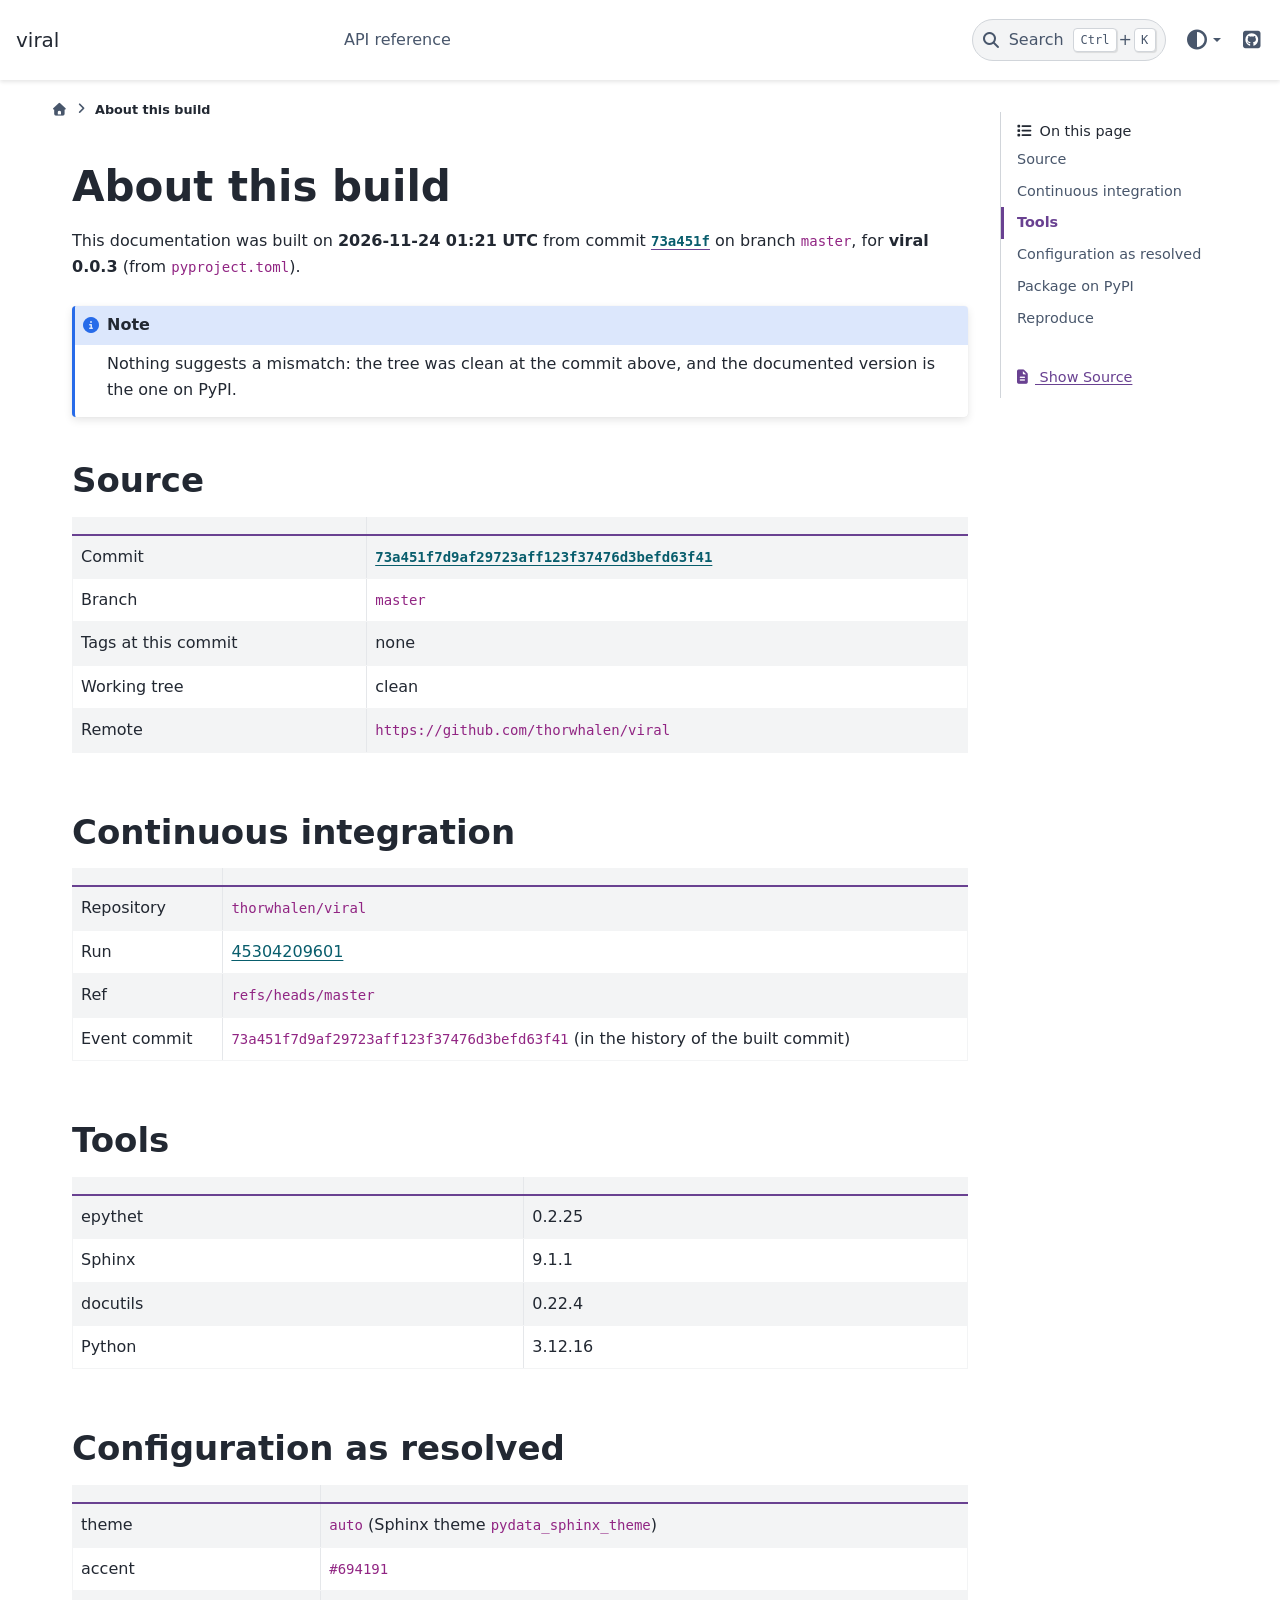
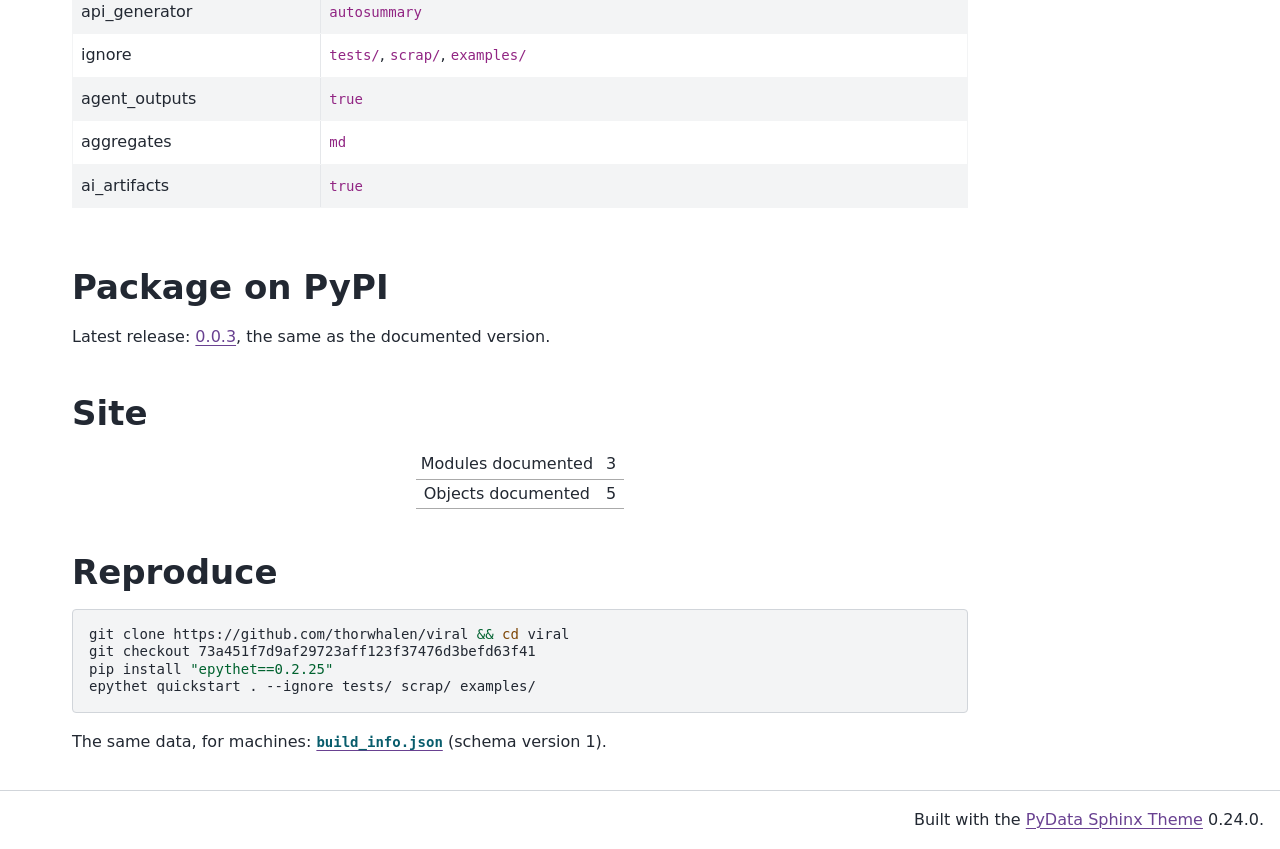
<file: about-this-build.html>
<!DOCTYPE html>


<html lang="en" data-content_root="./" >

  <head>
    <meta charset="utf-8" />
    <meta name="viewport" content="width=device-width, initial-scale=1.0" /><meta name="viewport" content="width=device-width, initial-scale=1" />

<link rel="alternate" type="text/markdown" href="about-this-build.html.md">
<link rel="describedby" href="llms.txt" type="text/markdown">
<link rel="alternate" type="text/markdown" href="about-this-build.html.md">
<link rel="describedby" href="llms.txt">
    <title>About this build &#8212; viral</title>
  
  
  
  <script data-cfasync="false">
    document.documentElement.dataset.mode = localStorage.getItem("mode") || "";
    document.documentElement.dataset.theme = localStorage.getItem("theme") || "";
  </script>
  <!--
    this give us a css class that will be invisible only if js is disabled
  -->
  <noscript>
    <style>
      .pst-js-only { display: none !important; }

    </style>
  </noscript>
  
  <!-- Loaded before other Sphinx assets -->
  <link href="_static/styles/theme.css?digest=75c7c72ae941e8b558d8" rel="stylesheet" />
<link href="_static/styles/pydata-sphinx-theme.css?digest=75c7c72ae941e8b558d8" rel="stylesheet" />

    <link rel="stylesheet" type="text/css" href="_static/pygments.css?v=d75fae25" />
    <link rel="stylesheet" type="text/css" href="_static/sphinx_autodoc_typehints.css?v=057ac668" />
    <link rel="stylesheet" type="text/css" href="_static/copybutton.css?v=76b2166b" />
    <link rel="stylesheet" type="text/css" href="_static/epythet.css?v=e4528f85" />
  
  <!-- So that users can add custom icons -->
  <script defer src="_static/scripts/fontawesome.js?digest=75c7c72ae941e8b558d8"></script>
  <!-- Pre-loaded scripts that we'll load fully later -->
  <link rel="preload" as="script" href="_static/scripts/bootstrap.js?digest=75c7c72ae941e8b558d8" />
<link rel="preload" as="script" href="_static/scripts/pydata-sphinx-theme.js?digest=75c7c72ae941e8b558d8" />

    <script src="_static/documentation_options.js?v=47de8214"></script>
    <script src="_static/doctools.js?v=fd6eb6e6"></script>
    <script src="_static/sphinx_highlight.js?v=6ffebe34"></script>
    <script src="_static/clipboard.min.js?v=a7894cd8"></script>
    <script src="_static/copybutton.js?v=fd10adb8"></script>
    <script>DOCUMENTATION_OPTIONS.pagename = 'about-this-build';</script>
    <script>DOCUMENTATION_OPTIONS.search_as_you_type = false;</script>
    <link rel="index" title="Index" href="genindex.html" />
    <link rel="search" title="Search" href="search.html" />
  <meta name="viewport" content="width=device-width, initial-scale=1"/>
  <meta name="color-scheme" content="light dark"/>
  <meta name="docsearch:language" content="en"/>
  <meta name="docsearch:version" content="0.0.3" />
  
    
    <script src="_static/searchtools.js"></script>
    <script src="_static/language_data.js"></script>
    <script src="searchindex.js"></script>
  
  </head>
  <body data-default-mode="">
  
  
  <div id="pst-skip-link" class="skip-link d-print-none"><a href="#main-content">Skip to main content</a></div>

  
  <div id="pst-scroll-pixel-helper"></div>
  
  <button type="button" class="btn rounded-pill" id="pst-back-to-top">
    <i class="fa-solid fa-arrow-up"></i>Back to top</button>
  
  
  
  
  <dialog id="pst-search-dialog">
    
<form class="bd-search d-flex align-items-center"
      action="search.html"
      method="get">
  <i class="fa-solid fa-magnifying-glass"></i>
  <input type="search"
         class="form-control"
         name="q"
         placeholder="Search the docs ..."
         aria-label="Search the docs ..."
         autocomplete="off"
         autocorrect="off"
         autocapitalize="off"
         spellcheck="false"/>
  <span class="search-button__kbd-shortcut"><kbd class="kbd-shortcut__modifier">Ctrl</kbd>+<kbd>K</kbd></span>
</form>
  </dialog>

  <div class="pst-async-banner-revealer d-none">
  <aside id="bd-header-version-warning" class="d-none d-print-none" aria-label="Version warning"></aside>
</div>

  
    <header id="pst-header" class="bd-header navbar navbar-expand-lg bd-navbar d-print-none">
<div class="bd-header__inner bd-page-width">
  <button type="button" class="pst-navbar-icon sidebar-toggle primary-toggle" aria-label="Site navigation" aria-expanded="false" aria-controls="pst-primary-sidebar-modal">
    <span class="fa-solid fa-bars"></span>
  </button>
  
  
  <div class="col-lg-3 navbar-header-items__start">
    
      <div class="navbar-item">

  
    
  

<a class="navbar-brand logo" href="index.html">
  
  
  
  
  
  
    <p class="title logo__title">viral</p>
  
</a></div>
    
  </div>
  
  <div class="col-lg-9 navbar-header-items">
    
    <div class="me-auto navbar-header-items__center">
      
        <div class="navbar-item">
<nav>
  <ul class="bd-navbar-elements navbar-nav">
    
<li class="nav-item ">
  <a class="nav-link nav-internal" href="api.html">
    API reference
  </a>
</li>

  </ul>
</nav></div>
      
    </div>
    
    
    <div class="navbar-header-items__end">
      
        <div class="navbar-item navbar-persistent--container">
          

<button type="button" class="btn search-button-field search-button__button pst-js-only" title="Search" aria-label="Search" data-bs-placement="bottom" data-bs-toggle="tooltip">
 <i class="fa-solid fa-magnifying-glass"></i>
 <span class="search-button__default-text">Search</span>
 <span class="search-button__kbd-shortcut"><kbd class="kbd-shortcut__modifier">Ctrl</kbd>+<kbd class="kbd-shortcut__modifier">K</kbd></span>
</button>
        </div>
      
      
        <div class="navbar-item">

<div class="theme-switch-container dropdown pst-js-only" data-bs-toggle="tooltip" data-bs-placement="bottom" title="Color mode">
  <button type="button" class="btn btn-sm nav-link pst-navbar-icon theme-switch-button dropdown-toggle" aria-label="Color mode" data-bs-toggle="dropdown">
    <i class="theme-switch fa-solid fa-sun fa-lg" data-mode="light" title="Light"></i>
    <i class="theme-switch fa-solid fa-moon fa-lg" data-mode="dark" title="Dark"></i>
    <i class="theme-switch fa-solid fa-circle-half-stroke fa-lg" data-mode="auto" title="System Settings"></i>
  </button>
  <ul class="dropdown-menu dropdown-menu-end">
    <li><button type="button" class="dropdown-item d-flex align-items-center theme-change-button" data-mode="auto"><i class="fa-solid fa-circle-half-stroke fa-lg me-1"></i>System Settings</button></li>
    <li><button type="button" class="dropdown-item d-flex align-items-center theme-change-button" data-mode="light"><i class="fa-solid fa-sun fa-lg me-1"></i>Light</button></li>
    <li><button type="button" class="dropdown-item d-flex align-items-center theme-change-button" data-mode="dark"><i class="fa-solid fa-moon fa-lg me-1"></i>Dark</button></li>
  </ul>
</div></div>
      
        <div class="navbar-item"><ul class="navbar-icon-links"
    aria-label="Icon Links">
        <li class="nav-item">
          
          
          
          
          
          
          
          
          <a href="https://github.com/thorwhalen/viral" title="GitHub" class="nav-link pst-navbar-icon" rel="noopener" target="_blank" data-bs-toggle="tooltip" data-bs-placement="bottom"><i class="fa-brands fa-square-github fa-lg" aria-hidden="true"></i><span class="visually-hidden">GitHub</span></a>
        </li>
</ul></div>
      
    </div>
    
  </div>
  
  
    <div class="navbar-persistent--mobile">

<button type="button" class="btn search-button-field search-button__button pst-js-only" title="Search" aria-label="Search" data-bs-placement="bottom" data-bs-toggle="tooltip">
 <i class="fa-solid fa-magnifying-glass"></i>
 <span class="search-button__default-text">Search</span>
 <span class="search-button__kbd-shortcut"><kbd class="kbd-shortcut__modifier">Ctrl</kbd>+<kbd class="kbd-shortcut__modifier">K</kbd></span>
</button>
    </div>
  

  
    <button type="button" class="pst-navbar-icon sidebar-toggle secondary-toggle" aria-label="On this page" aria-expanded="false" aria-controls="pst-secondary-sidebar-modal">
      <span class="fa-solid fa-outdent"></span>
    </button>
  
</div>

    </header>
  

  <div class="bd-container">
    <div class="bd-container__inner bd-page-width">
      
      
      
        
      
      <dialog id="pst-primary-sidebar-modal" tabindex="-1"></dialog>
      <div id="pst-primary-sidebar" class="bd-sidebar-primary bd-sidebar hide-on-wide">
        

  
  <div class="sidebar-header-items sidebar-primary__section">
    
    
      <div class="sidebar-header-items__center">
        
          
          
            <div class="navbar-item">
<nav>
  <ul class="bd-navbar-elements navbar-nav">
    
<li class="nav-item ">
  <a class="nav-link nav-internal" href="api.html">
    API reference
  </a>
</li>

  </ul>
</nav></div>
          
        
      </div>
    
    
    
      <div class="sidebar-header-items__end">
        
          <div class="navbar-item">

<div class="theme-switch-container dropdown pst-js-only" data-bs-toggle="tooltip" data-bs-placement="bottom" title="Color mode">
  <button type="button" class="btn btn-sm nav-link pst-navbar-icon theme-switch-button dropdown-toggle" aria-label="Color mode" data-bs-toggle="dropdown">
    <i class="theme-switch fa-solid fa-sun fa-lg" data-mode="light" title="Light"></i>
    <i class="theme-switch fa-solid fa-moon fa-lg" data-mode="dark" title="Dark"></i>
    <i class="theme-switch fa-solid fa-circle-half-stroke fa-lg" data-mode="auto" title="System Settings"></i>
  </button>
  <ul class="dropdown-menu dropdown-menu-end">
    <li><button type="button" class="dropdown-item d-flex align-items-center theme-change-button" data-mode="auto"><i class="fa-solid fa-circle-half-stroke fa-lg me-1"></i>System Settings</button></li>
    <li><button type="button" class="dropdown-item d-flex align-items-center theme-change-button" data-mode="light"><i class="fa-solid fa-sun fa-lg me-1"></i>Light</button></li>
    <li><button type="button" class="dropdown-item d-flex align-items-center theme-change-button" data-mode="dark"><i class="fa-solid fa-moon fa-lg me-1"></i>Dark</button></li>
  </ul>
</div></div>
        
          <div class="navbar-item"><ul class="navbar-icon-links"
    aria-label="Icon Links">
        <li class="nav-item">
          
          
          
          
          
          
          
          
          <a href="https://github.com/thorwhalen/viral" title="GitHub" class="nav-link pst-navbar-icon" rel="noopener" target="_blank" data-bs-toggle="tooltip" data-bs-placement="bottom"><i class="fa-brands fa-square-github fa-lg" aria-hidden="true"></i><span class="visually-hidden">GitHub</span></a>
        </li>
</ul></div>
        
      </div>
    
  </div>
  
  
  <div class="sidebar-primary-items__end sidebar-primary__section">
      <div class="sidebar-primary-item">
<div id="ethical-ad-placement"
      class="flat"
      data-ea-publisher="readthedocs"
      data-ea-type="readthedocs-sidebar"
      data-ea-manual="true">
</div></div>
  </div>


      </div>
      
      <main id="main-content" class="bd-main" role="main">
        
        
          <div class="bd-content">
            <div class="bd-article-container">
              
              <div class="bd-header-article d-print-none">
<div class="header-article-items header-article__inner">
  
    <div class="header-article-items__start">
      
        <div class="header-article-item">

<nav aria-label="Breadcrumb" class="d-print-none">
  <ul class="bd-breadcrumbs">
    
    <li class="breadcrumb-item breadcrumb-home">
      <a href="index.html" class="nav-link" aria-label="Home">
        <i class="fa-solid fa-house"></i>
      </a>
    </li>
    <li class="breadcrumb-item active" aria-current="page"><span class="ellipsis">About this build</span></li>
  </ul>
</nav>
</div>
      
    </div>
  
  
</div>
</div>
              
              
              
                
<div id="searchbox"></div>
                <article class="bd-article">
                  
  <!-- generated by epythet -->
<section id="about-this-build">
<h1>About this build<a class="headerlink" href="#about-this-build" title="Link to this heading">#</a></h1>
<p>This documentation was built on <strong>2026-11-24 01:21 UTC</strong> from commit <a href="https://github.com/thorwhalen/viral/commit/73a451f7d9af29723aff123f37476d3befd63f41"><code>73a451f</code></a> on branch <code>master</code>, for <strong>viral 0.0.3</strong> (from <code>pyproject.toml</code>).</p>
<div class="admonition note">
<p class="admonition-title">Note</p>
<p>Nothing suggests a mismatch: the tree was clean at the commit above, and the documented version is the one on PyPI.</p>
</div>
<section id="source">
<h2>Source<a class="headerlink" href="#source" title="Link to this heading">#</a></h2>
<div class="pst-scrollable-table-container"><table class="table">
<thead>
<tr class="row-odd"><th class="head"><p></p></th>
<th class="head"><p></p></th>
</tr>
</thead>
<tbody>
<tr class="row-even"><td><p>Commit</p></td>
<td><p><a href="https://github.com/thorwhalen/viral/commit/73a451f7d9af29723aff123f37476d3befd63f41"><code>73a451f7d9af29723aff123f37476d3befd63f41</code></a></p></td>
</tr>
<tr class="row-odd"><td><p>Branch</p></td>
<td><p><code>master</code></p></td>
</tr>
<tr class="row-even"><td><p>Tags at this commit</p></td>
<td><p>none</p></td>
</tr>
<tr class="row-odd"><td><p>Working tree</p></td>
<td><p>clean</p></td>
</tr>
<tr class="row-even"><td><p>Remote</p></td>
<td><p><code>https://github.com/thorwhalen/viral</code></p></td>
</tr>
</tbody>
</table>
</div>
</section>
<section id="continuous-integration">
<h2>Continuous integration<a class="headerlink" href="#continuous-integration" title="Link to this heading">#</a></h2>
<div class="pst-scrollable-table-container"><table class="table">
<thead>
<tr class="row-odd"><th class="head"><p></p></th>
<th class="head"><p></p></th>
</tr>
</thead>
<tbody>
<tr class="row-even"><td><p>Repository</p></td>
<td><p><code>thorwhalen/viral</code></p></td>
</tr>
<tr class="row-odd"><td><p>Run</p></td>
<td><p><a href="https://github.com/thorwhalen/viral/actions/runs/45304209601">45304209601</a></p></td>
</tr>
<tr class="row-even"><td><p>Ref</p></td>
<td><p><code>refs/heads/master</code></p></td>
</tr>
<tr class="row-odd"><td><p>Event commit</p></td>
<td><p><code>73a451f7d9af29723aff123f37476d3befd63f41</code> (in the history of the built commit)</p></td>
</tr>
</tbody>
</table>
</div>
</section>
<section id="tools">
<h2>Tools<a class="headerlink" href="#tools" title="Link to this heading">#</a></h2>
<div class="pst-scrollable-table-container"><table class="table">
<thead>
<tr class="row-odd"><th class="head"><p></p></th>
<th class="head"><p></p></th>
</tr>
</thead>
<tbody>
<tr class="row-even"><td><p>epythet</p></td>
<td><p>0.2.25</p></td>
</tr>
<tr class="row-odd"><td><p>Sphinx</p></td>
<td><p>9.1.1</p></td>
</tr>
<tr class="row-even"><td><p>docutils</p></td>
<td><p>0.22.4</p></td>
</tr>
<tr class="row-odd"><td><p>Python</p></td>
<td><p>3.12.16</p></td>
</tr>
</tbody>
</table>
</div>
</section>
<section id="configuration-as-resolved">
<h2>Configuration as resolved<a class="headerlink" href="#configuration-as-resolved" title="Link to this heading">#</a></h2>
<div class="pst-scrollable-table-container"><table class="table">
<thead>
<tr class="row-odd"><th class="head"><p></p></th>
<th class="head"><p></p></th>
</tr>
</thead>
<tbody>
<tr class="row-even"><td><p>theme</p></td>
<td><p><code>auto</code> (Sphinx theme <code>pydata_sphinx_theme</code>)</p></td>
</tr>
<tr class="row-odd"><td><p>accent</p></td>
<td><p><code>#694191</code></p></td>
</tr>
<tr class="row-even"><td><p>api_generator</p></td>
<td><p><code>autosummary</code></p></td>
</tr>
<tr class="row-odd"><td><p>ignore</p></td>
<td><p><code>tests/</code>, <code>scrap/</code>, <code>examples/</code></p></td>
</tr>
<tr class="row-even"><td><p>agent_outputs</p></td>
<td><p><code>true</code></p></td>
</tr>
<tr class="row-odd"><td><p>aggregates</p></td>
<td><p><code>md</code></p></td>
</tr>
<tr class="row-even"><td><p>ai_artifacts</p></td>
<td><p><code>true</code></p></td>
</tr>
</tbody>
</table>
</div>
</section>
<section id="package-on-pypi">
<h2>Package on PyPI<a class="headerlink" href="#package-on-pypi" title="Link to this heading">#</a></h2>
<p>Latest release: <a href="https://pypi.org/project/viral/0.0.3/">0.0.3</a>, the same as the documented version.</p>
</section>
<section id="site"><h2>Site</h2><table class="docutils align-default"><tbody><tr><td><p>Modules documented</p></td><td><p>3</p></td></tr><tr><td><p>Objects documented</p></td><td><p>5</p></td></tr></tbody></table></section>
<section id="reproduce">
<h2>Reproduce<a class="headerlink" href="#reproduce" title="Link to this heading">#</a></h2>
<div class="highlight-bash notranslate"><div class="highlight"><pre><span></span>git<span class="w"> </span>clone<span class="w"> </span>https://github.com/thorwhalen/viral<span class="w"> </span><span class="o">&amp;&amp;</span><span class="w"> </span><span class="nb">cd</span><span class="w"> </span>viral
git<span class="w"> </span>checkout<span class="w"> </span>73a451f7d9af29723aff123f37476d3befd63f41
pip<span class="w"> </span>install<span class="w"> </span><span class="s2">"epythet==0.2.25"</span>
epythet<span class="w"> </span>quickstart<span class="w"> </span>.<span class="w"> </span>--ignore<span class="w"> </span>tests/<span class="w"> </span>scrap/<span class="w"> </span>examples/
</pre></div>
</div>
<p>The same data, for machines: <a href="build_info.json"><code>build_info.json</code></a> (schema version 1).</p>
</section>
</section>


                </article>
              
              
              
              
              
                <footer class="prev-next-footer d-print-none">
                  
<div class="prev-next-area">
</div>
                </footer>
              
            </div>
            
            
              
                <dialog id="pst-secondary-sidebar-modal" tabindex="-1"></dialog>
                <div id="pst-secondary-sidebar" class="bd-sidebar-secondary bd-toc"><div class="sidebar-secondary-items sidebar-secondary__inner">


  <div class="sidebar-secondary-item">
<div
    id="pst-page-navigation-heading-2"
    class="page-toc tocsection onthispage">
    <i class="fa-solid fa-list"></i> On this page
  </div>
  <nav id="pst-page-toc-nav" class="page-toc" aria-labelledby="pst-page-navigation-heading-2">
    <ul class="pst-show_toc_level nav section-nav flex-column">
<li class="toc-h2 nav-item toc-entry"><a class="reference internal nav-link" href="#source">Source</a></li>
<li class="toc-h2 nav-item toc-entry"><a class="reference internal nav-link" href="#continuous-integration">Continuous integration</a></li>
<li class="toc-h2 nav-item toc-entry"><a class="reference internal nav-link" href="#tools">Tools</a></li>
<li class="toc-h2 nav-item toc-entry"><a class="reference internal nav-link" href="#configuration-as-resolved">Configuration as resolved</a></li>
<li class="toc-h2 nav-item toc-entry"><a class="reference internal nav-link" href="#package-on-pypi">Package on PyPI</a></li>
<li class="toc-h2 nav-item toc-entry"><a class="reference internal nav-link" href="#reproduce">Reproduce</a></li>
</ul>
  </nav></div>

  <div class="sidebar-secondary-item">

  <div class="tocsection sourcelink">
    <a href="_sources/about-this-build.md.txt">
      <i class="fa-solid fa-file-lines"></i> Show Source
    </a>
  </div>
</div>

</div></div>
              
            
          </div>
          <footer class="bd-footer-content">
            
          </footer>
        
      </main>
    </div>
  </div>
  
  <!-- Scripts loaded after <body> so the DOM is not blocked -->
  <script defer src="_static/scripts/bootstrap.js?digest=75c7c72ae941e8b558d8"></script>
<script defer src="_static/scripts/pydata-sphinx-theme.js?digest=75c7c72ae941e8b558d8"></script>

  <footer class="bd-footer">
<div class="bd-footer__inner bd-page-width">
  
  
  
    <div class="footer-items__end">
      
        <div class="footer-item">
<p class="theme-version">
  <!-- # L10n: Setting the PST URL as an argument as this does not need to be localized -->
  Built with the <a href="https://pydata-sphinx-theme.readthedocs.io/en/stable/index.html">PyData Sphinx Theme</a> 0.24.0.
</p></div>
      
    </div>
  
</div>

  </footer>
  </body>
</html>
</file>
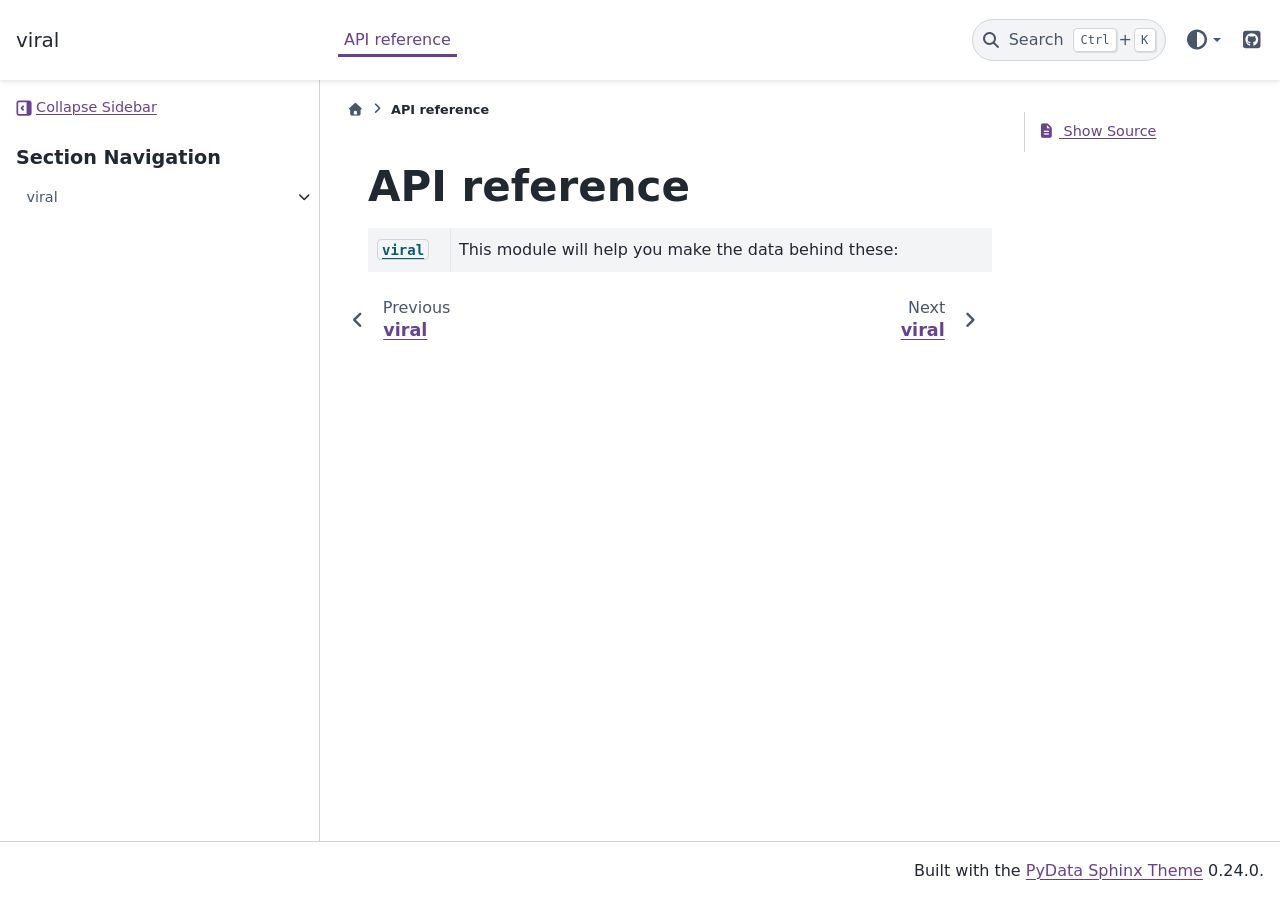
<file: api.html>
<!DOCTYPE html>


<html lang="en" data-content_root="./" >

  <head>
    <meta charset="utf-8" />
    <meta name="viewport" content="width=device-width, initial-scale=1.0" /><meta name="viewport" content="width=device-width, initial-scale=1" />

<link rel="alternate" type="text/markdown" href="api.html.md">
<link rel="describedby" href="llms.txt" type="text/markdown">
<link rel="alternate" type="text/markdown" href="api.html.md">
<link rel="describedby" href="llms.txt">
    <title>API reference &#8212; viral</title>
  
  
  
  <script data-cfasync="false">
    document.documentElement.dataset.mode = localStorage.getItem("mode") || "";
    document.documentElement.dataset.theme = localStorage.getItem("theme") || "";
  </script>
  <!--
    this give us a css class that will be invisible only if js is disabled
  -->
  <noscript>
    <style>
      .pst-js-only { display: none !important; }

    </style>
  </noscript>
  
  <!-- Loaded before other Sphinx assets -->
  <link href="_static/styles/theme.css?digest=75c7c72ae941e8b558d8" rel="stylesheet" />
<link href="_static/styles/pydata-sphinx-theme.css?digest=75c7c72ae941e8b558d8" rel="stylesheet" />

    <link rel="stylesheet" type="text/css" href="_static/pygments.css?v=d75fae25" />
    <link rel="stylesheet" type="text/css" href="_static/sphinx_autodoc_typehints.css?v=057ac668" />
    <link rel="stylesheet" type="text/css" href="_static/copybutton.css?v=76b2166b" />
    <link rel="stylesheet" type="text/css" href="_static/epythet.css?v=e4528f85" />
  
  <!-- So that users can add custom icons -->
  <script defer src="_static/scripts/fontawesome.js?digest=75c7c72ae941e8b558d8"></script>
  <!-- Pre-loaded scripts that we'll load fully later -->
  <link rel="preload" as="script" href="_static/scripts/bootstrap.js?digest=75c7c72ae941e8b558d8" />
<link rel="preload" as="script" href="_static/scripts/pydata-sphinx-theme.js?digest=75c7c72ae941e8b558d8" />

    <script src="_static/documentation_options.js?v=47de8214"></script>
    <script src="_static/doctools.js?v=fd6eb6e6"></script>
    <script src="_static/sphinx_highlight.js?v=6ffebe34"></script>
    <script src="_static/clipboard.min.js?v=a7894cd8"></script>
    <script src="_static/copybutton.js?v=fd10adb8"></script>
    <script>DOCUMENTATION_OPTIONS.pagename = 'api';</script>
    <script>DOCUMENTATION_OPTIONS.search_as_you_type = false;</script>
    <link rel="index" title="Index" href="genindex.html" />
    <link rel="search" title="Search" href="search.html" />
    <link rel="next" title="viral" href="_autosummary/viral.html" />
    <link rel="prev" title="viral" href="index.html" />
  <meta name="viewport" content="width=device-width, initial-scale=1"/>
  <meta name="color-scheme" content="light dark"/>
  <meta name="docsearch:language" content="en"/>
  <meta name="docsearch:version" content="0.0.3" />
  
    
    <script src="_static/searchtools.js"></script>
    <script src="_static/language_data.js"></script>
    <script src="searchindex.js"></script>
  
  </head>
  <body data-default-mode="">
  
  
  <div id="pst-skip-link" class="skip-link d-print-none"><a href="#main-content">Skip to main content</a></div>

  
  <div id="pst-scroll-pixel-helper"></div>
  
  <button type="button" class="btn rounded-pill" id="pst-back-to-top">
    <i class="fa-solid fa-arrow-up"></i>Back to top</button>
  
  
  
  
  <dialog id="pst-search-dialog">
    
<form class="bd-search d-flex align-items-center"
      action="search.html"
      method="get">
  <i class="fa-solid fa-magnifying-glass"></i>
  <input type="search"
         class="form-control"
         name="q"
         placeholder="Search the docs ..."
         aria-label="Search the docs ..."
         autocomplete="off"
         autocorrect="off"
         autocapitalize="off"
         spellcheck="false"/>
  <span class="search-button__kbd-shortcut"><kbd class="kbd-shortcut__modifier">Ctrl</kbd>+<kbd>K</kbd></span>
</form>
  </dialog>

  <div class="pst-async-banner-revealer d-none">
  <aside id="bd-header-version-warning" class="d-none d-print-none" aria-label="Version warning"></aside>
</div>

  
    <header id="pst-header" class="bd-header navbar navbar-expand-lg bd-navbar d-print-none">
<div class="bd-header__inner bd-page-width">
  <button type="button" class="pst-navbar-icon sidebar-toggle primary-toggle" aria-label="Site navigation" aria-expanded="false" aria-controls="pst-primary-sidebar-modal">
    <span class="fa-solid fa-bars"></span>
  </button>
  
  
  <div class="col-lg-3 navbar-header-items__start">
    
      <div class="navbar-item">

  
    
  

<a class="navbar-brand logo" href="index.html">
  
  
  
  
  
  
    <p class="title logo__title">viral</p>
  
</a></div>
    
  </div>
  
  <div class="col-lg-9 navbar-header-items">
    
    <div class="me-auto navbar-header-items__center">
      
        <div class="navbar-item">
<nav>
  <ul class="bd-navbar-elements navbar-nav">
    
<li class="nav-item current active">
  <a class="nav-link nav-internal" href="#" aria-current="page">
    API reference
  </a>
</li>

  </ul>
</nav></div>
      
    </div>
    
    
    <div class="navbar-header-items__end">
      
        <div class="navbar-item navbar-persistent--container">
          

<button type="button" class="btn search-button-field search-button__button pst-js-only" title="Search" aria-label="Search" data-bs-placement="bottom" data-bs-toggle="tooltip">
 <i class="fa-solid fa-magnifying-glass"></i>
 <span class="search-button__default-text">Search</span>
 <span class="search-button__kbd-shortcut"><kbd class="kbd-shortcut__modifier">Ctrl</kbd>+<kbd class="kbd-shortcut__modifier">K</kbd></span>
</button>
        </div>
      
      
        <div class="navbar-item">

<div class="theme-switch-container dropdown pst-js-only" data-bs-toggle="tooltip" data-bs-placement="bottom" title="Color mode">
  <button type="button" class="btn btn-sm nav-link pst-navbar-icon theme-switch-button dropdown-toggle" aria-label="Color mode" data-bs-toggle="dropdown">
    <i class="theme-switch fa-solid fa-sun fa-lg" data-mode="light" title="Light"></i>
    <i class="theme-switch fa-solid fa-moon fa-lg" data-mode="dark" title="Dark"></i>
    <i class="theme-switch fa-solid fa-circle-half-stroke fa-lg" data-mode="auto" title="System Settings"></i>
  </button>
  <ul class="dropdown-menu dropdown-menu-end">
    <li><button type="button" class="dropdown-item d-flex align-items-center theme-change-button" data-mode="auto"><i class="fa-solid fa-circle-half-stroke fa-lg me-1"></i>System Settings</button></li>
    <li><button type="button" class="dropdown-item d-flex align-items-center theme-change-button" data-mode="light"><i class="fa-solid fa-sun fa-lg me-1"></i>Light</button></li>
    <li><button type="button" class="dropdown-item d-flex align-items-center theme-change-button" data-mode="dark"><i class="fa-solid fa-moon fa-lg me-1"></i>Dark</button></li>
  </ul>
</div></div>
      
        <div class="navbar-item"><ul class="navbar-icon-links"
    aria-label="Icon Links">
        <li class="nav-item">
          
          
          
          
          
          
          
          
          <a href="https://github.com/thorwhalen/viral" title="GitHub" class="nav-link pst-navbar-icon" rel="noopener" target="_blank" data-bs-toggle="tooltip" data-bs-placement="bottom"><i class="fa-brands fa-square-github fa-lg" aria-hidden="true"></i><span class="visually-hidden">GitHub</span></a>
        </li>
</ul></div>
      
    </div>
    
  </div>
  
  
    <div class="navbar-persistent--mobile">

<button type="button" class="btn search-button-field search-button__button pst-js-only" title="Search" aria-label="Search" data-bs-placement="bottom" data-bs-toggle="tooltip">
 <i class="fa-solid fa-magnifying-glass"></i>
 <span class="search-button__default-text">Search</span>
 <span class="search-button__kbd-shortcut"><kbd class="kbd-shortcut__modifier">Ctrl</kbd>+<kbd class="kbd-shortcut__modifier">K</kbd></span>
</button>
    </div>
  

  
    <button type="button" class="pst-navbar-icon sidebar-toggle secondary-toggle" aria-label="On this page" aria-expanded="false" aria-controls="pst-secondary-sidebar-modal">
      <span class="fa-solid fa-outdent"></span>
    </button>
  
</div>

    </header>
  

  <div class="bd-container">
    <div class="bd-container__inner bd-page-width">
      
      
      
      <dialog id="pst-primary-sidebar-modal" tabindex="-1"></dialog>
      <div id="pst-primary-sidebar" class="bd-sidebar-primary bd-sidebar">
        

  
  <div class="sidebar-header-items sidebar-primary__section">
    
    
      <div class="sidebar-header-items__center">
        
          
          
            <div class="navbar-item">
<nav>
  <ul class="bd-navbar-elements navbar-nav">
    
<li class="nav-item current active">
  <a class="nav-link nav-internal" href="#" aria-current="page">
    API reference
  </a>
</li>

  </ul>
</nav></div>
          
        
      </div>
    
    
    
      <div class="sidebar-header-items__end">
        
          <div class="navbar-item">

<div class="theme-switch-container dropdown pst-js-only" data-bs-toggle="tooltip" data-bs-placement="bottom" title="Color mode">
  <button type="button" class="btn btn-sm nav-link pst-navbar-icon theme-switch-button dropdown-toggle" aria-label="Color mode" data-bs-toggle="dropdown">
    <i class="theme-switch fa-solid fa-sun fa-lg" data-mode="light" title="Light"></i>
    <i class="theme-switch fa-solid fa-moon fa-lg" data-mode="dark" title="Dark"></i>
    <i class="theme-switch fa-solid fa-circle-half-stroke fa-lg" data-mode="auto" title="System Settings"></i>
  </button>
  <ul class="dropdown-menu dropdown-menu-end">
    <li><button type="button" class="dropdown-item d-flex align-items-center theme-change-button" data-mode="auto"><i class="fa-solid fa-circle-half-stroke fa-lg me-1"></i>System Settings</button></li>
    <li><button type="button" class="dropdown-item d-flex align-items-center theme-change-button" data-mode="light"><i class="fa-solid fa-sun fa-lg me-1"></i>Light</button></li>
    <li><button type="button" class="dropdown-item d-flex align-items-center theme-change-button" data-mode="dark"><i class="fa-solid fa-moon fa-lg me-1"></i>Dark</button></li>
  </ul>
</div></div>
        
          <div class="navbar-item"><ul class="navbar-icon-links"
    aria-label="Icon Links">
        <li class="nav-item">
          
          
          
          
          
          
          
          
          <a href="https://github.com/thorwhalen/viral" title="GitHub" class="nav-link pst-navbar-icon" rel="noopener" target="_blank" data-bs-toggle="tooltip" data-bs-placement="bottom"><i class="fa-brands fa-square-github fa-lg" aria-hidden="true"></i><span class="visually-hidden">GitHub</span></a>
        </li>
</ul></div>
        
      </div>
    
  </div>
  
    <div class="sidebar-primary-items__start sidebar-primary__section">
        <div class="sidebar-primary-item pst-sidebar-collapse"><button type="button" id="pst-collapse-sidebar-button" aria-expanded="true" aria-controls="pst-primary-sidebar">
  <svg class="pst-icon" role="img" aria-hidden="true" focusable="false" viewBox="0 0 16 16" xmlns="http://www.w3.org/2000/svg">
    <path fill="currentColor" d="M3 15.5C2.36232 15.5 1.74874 15.2564 1.28478 14.8189C0.820828 14.3815 0.541576 13.7832 0.504167 13.1467L0.5 13L0.5 3C0.499965 2.36232 0.743605 1.74874 1.18107 1.28478C1.61854 0.820828 2.21676 0.541576 2.85333 0.504167L3 0.5L13 0.5C13.6377 0.499965 14.2513 0.743605 14.7152 1.18107C15.1792 1.61854 15.4584 2.21676 15.4958 2.85333L15.5 3L15.5 13C15.5 13.6377 15.2564 14.2513 14.8189 14.7152C14.3815 15.1792 13.7832 15.4584 13.1467 15.4958L13 15.5L3 15.5ZM3 13.8333L10.5 13.8333L10.5 2.16667L3 2.16667C2.79589 2.16669 2.59889 2.24163 2.44636 2.37726C2.29383 2.5129 2.19638 2.69979 2.1725 2.9025L2.16667 3L2.16667 13C2.16669 13.2041 2.24163 13.4011 2.37726 13.5536C2.5129 13.7062 2.69979 13.8036 2.9025 13.8275L3 13.8333ZM6.65583 10.325L6.5775 10.2558L4.91083 8.58917C4.76735 8.44567 4.68116 8.25476 4.66843 8.05223C4.65569 7.84971 4.71729 7.6495 4.84167 7.48917L4.91083 7.41083L6.5775 5.74417C6.72747 5.59471 6.9287 5.50794 7.14032 5.50148C7.35194 5.49502 7.55809 5.56935 7.7169 5.70937C7.8757 5.8494 7.97525 6.04463 7.99533 6.25539C8.01541 6.46616 7.95451 6.67667 7.825 6.84417L7.75583 6.9225L6.67917 8L7.75583 9.0775C7.89931 9.22099 7.98551 9.41191 7.99824 9.61443C8.01097 9.81695 7.94938 10.0172 7.825 10.1775L7.75583 10.2558C7.61234 10.3993 7.42142 10.4855 7.2189 10.4982C7.01638 10.511 6.81617 10.4494 6.65583 10.325Z"/>
  </svg>
  <span class="pst-collapse-sidebar-label">Collapse Sidebar</span>
  <span class="pst-expand-sidebar-label">Expand Sidebar</span>
</button></div>
        <div class="sidebar-primary-item">

<nav class="bd-docs-nav bd-links"
     aria-label="Section Navigation">
  <p class="bd-links__title" role="heading" aria-level="1">Section Navigation</p>
  <div class="bd-toc-item navbar-nav"><ul class="nav bd-sidenav">
<li class="toctree-l1 has-children"><a class="reference internal" href="_autosummary/viral.html">viral</a><details><summary><span class="toctree-toggle" role="presentation"><i class="fa-solid fa-chevron-down"></i></span></summary><ul>
<li class="toctree-l2"><a class="reference internal" href="_autosummary/viral.base.html">viral.base</a></li>
<li class="toctree-l2"><a class="reference internal" href="_autosummary/viral.get_viral_data.html">viral.get_viral_data</a></li>
</ul>
</details></li>
</ul>
</div>
</nav></div>
    </div>
  
  
  <div class="sidebar-primary-items__end sidebar-primary__section">
      <div class="sidebar-primary-item">
<div id="ethical-ad-placement"
      class="flat"
      data-ea-publisher="readthedocs"
      data-ea-type="readthedocs-sidebar"
      data-ea-manual="true">
</div></div>
  </div>


      </div>
      
      <main id="main-content" class="bd-main" role="main">
        
        
          <div class="bd-content">
            <div class="bd-article-container">
              
              <div class="bd-header-article d-print-none">
<div class="header-article-items header-article__inner">
  
    <div class="header-article-items__start">
      
        <div class="header-article-item">

<nav aria-label="Breadcrumb" class="d-print-none">
  <ul class="bd-breadcrumbs">
    
    <li class="breadcrumb-item breadcrumb-home">
      <a href="index.html" class="nav-link" aria-label="Home">
        <i class="fa-solid fa-house"></i>
      </a>
    </li>
    <li class="breadcrumb-item active" aria-current="page"><span class="ellipsis">API reference</span></li>
  </ul>
</nav>
</div>
      
    </div>
  
  
</div>
</div>
              
              
              
                
<div id="searchbox"></div>
                <article class="bd-article">
                  
  <section id="api-reference">
<h1>API reference<a class="headerlink" href="#api-reference" title="Link to this heading">#</a></h1>
<div class="pst-scrollable-table-container"><table class="autosummary longtable table">
<tbody>
<tr class="row-odd"><td><p><a class="reference internal" href="_autosummary/viral.html#module-viral" title="viral"><code class="xref py py-obj docutils literal notranslate"><span class="pre">viral</span></code></a></p></td>
<td><p>This module will help you make the data behind these:</p></td>
</tr>
</tbody>
</table>
</div>
</section>


                </article>
              
              
              
              
              
                <footer class="prev-next-footer d-print-none">
                  
<div class="prev-next-area">
    <a class="left-prev"
       href="index.html"
       title="previous page">
      <i class="fa-solid fa-angle-left"></i>
      <div class="prev-next-info">
        <p class="prev-next-subtitle">previous</p>
        <p class="prev-next-title">viral</p>
      </div>
    </a>
    <a class="right-next"
       href="_autosummary/viral.html"
       title="next page">
      <div class="prev-next-info">
        <p class="prev-next-subtitle">next</p>
        <p class="prev-next-title">viral</p>
      </div>
      <i class="fa-solid fa-angle-right"></i>
    </a>
</div>
                </footer>
              
            </div>
            
            
              
                <dialog id="pst-secondary-sidebar-modal" tabindex="-1"></dialog>
                <div id="pst-secondary-sidebar" class="bd-sidebar-secondary bd-toc"><div class="sidebar-secondary-items sidebar-secondary__inner">


  <div class="sidebar-secondary-item">

  <div class="tocsection sourcelink">
    <a href="_sources/api.rst.txt">
      <i class="fa-solid fa-file-lines"></i> Show Source
    </a>
  </div>
</div>

</div></div>
              
            
          </div>
          <footer class="bd-footer-content">
            
          </footer>
        
      </main>
    </div>
  </div>
  
  <!-- Scripts loaded after <body> so the DOM is not blocked -->
  <script defer src="_static/scripts/bootstrap.js?digest=75c7c72ae941e8b558d8"></script>
<script defer src="_static/scripts/pydata-sphinx-theme.js?digest=75c7c72ae941e8b558d8"></script>

  <footer class="bd-footer">
<div class="bd-footer__inner bd-page-width">
  
  
  
    <div class="footer-items__end">
      
        <div class="footer-item">
<p class="theme-version">
  <!-- # L10n: Setting the PST URL as an argument as this does not need to be localized -->
  Built with the <a href="https://pydata-sphinx-theme.readthedocs.io/en/stable/index.html">PyData Sphinx Theme</a> 0.24.0.
</p></div>
      
    </div>
  
</div>

  </footer>
  </body>
</html>
</file>
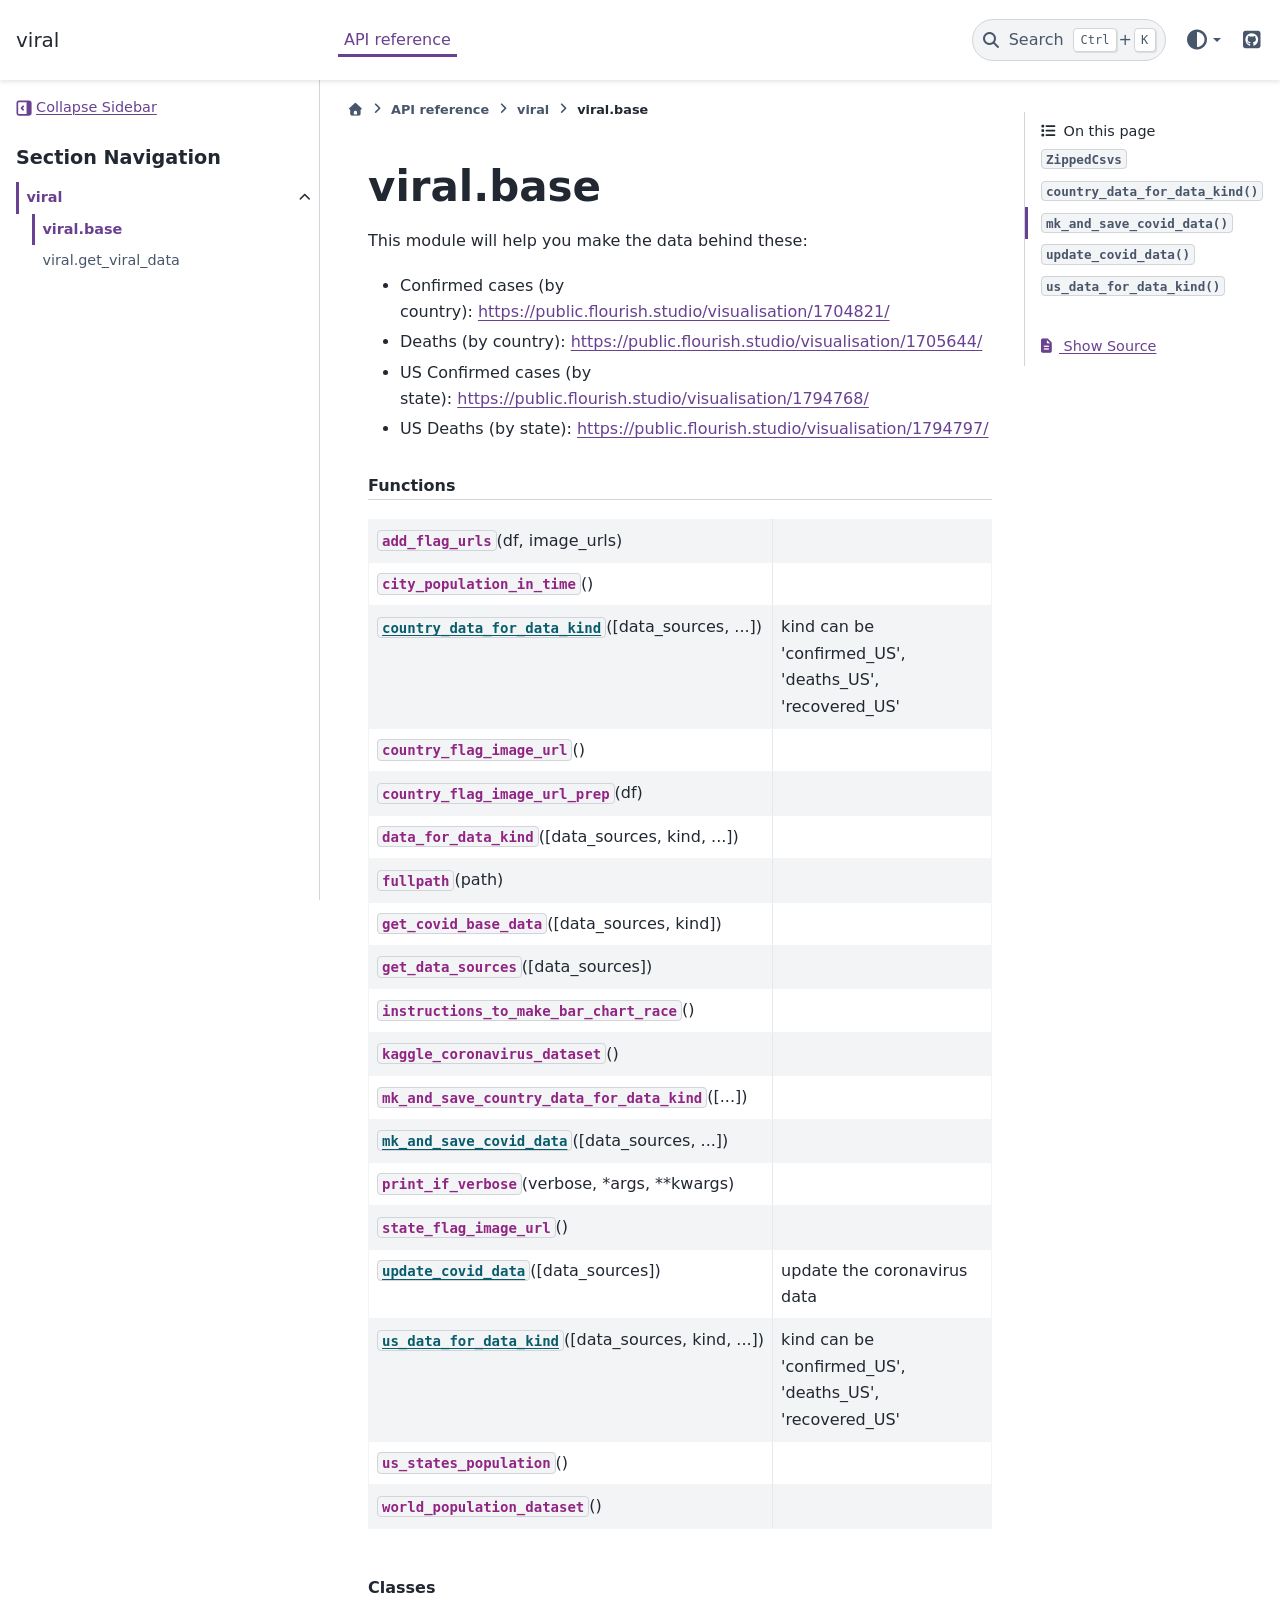
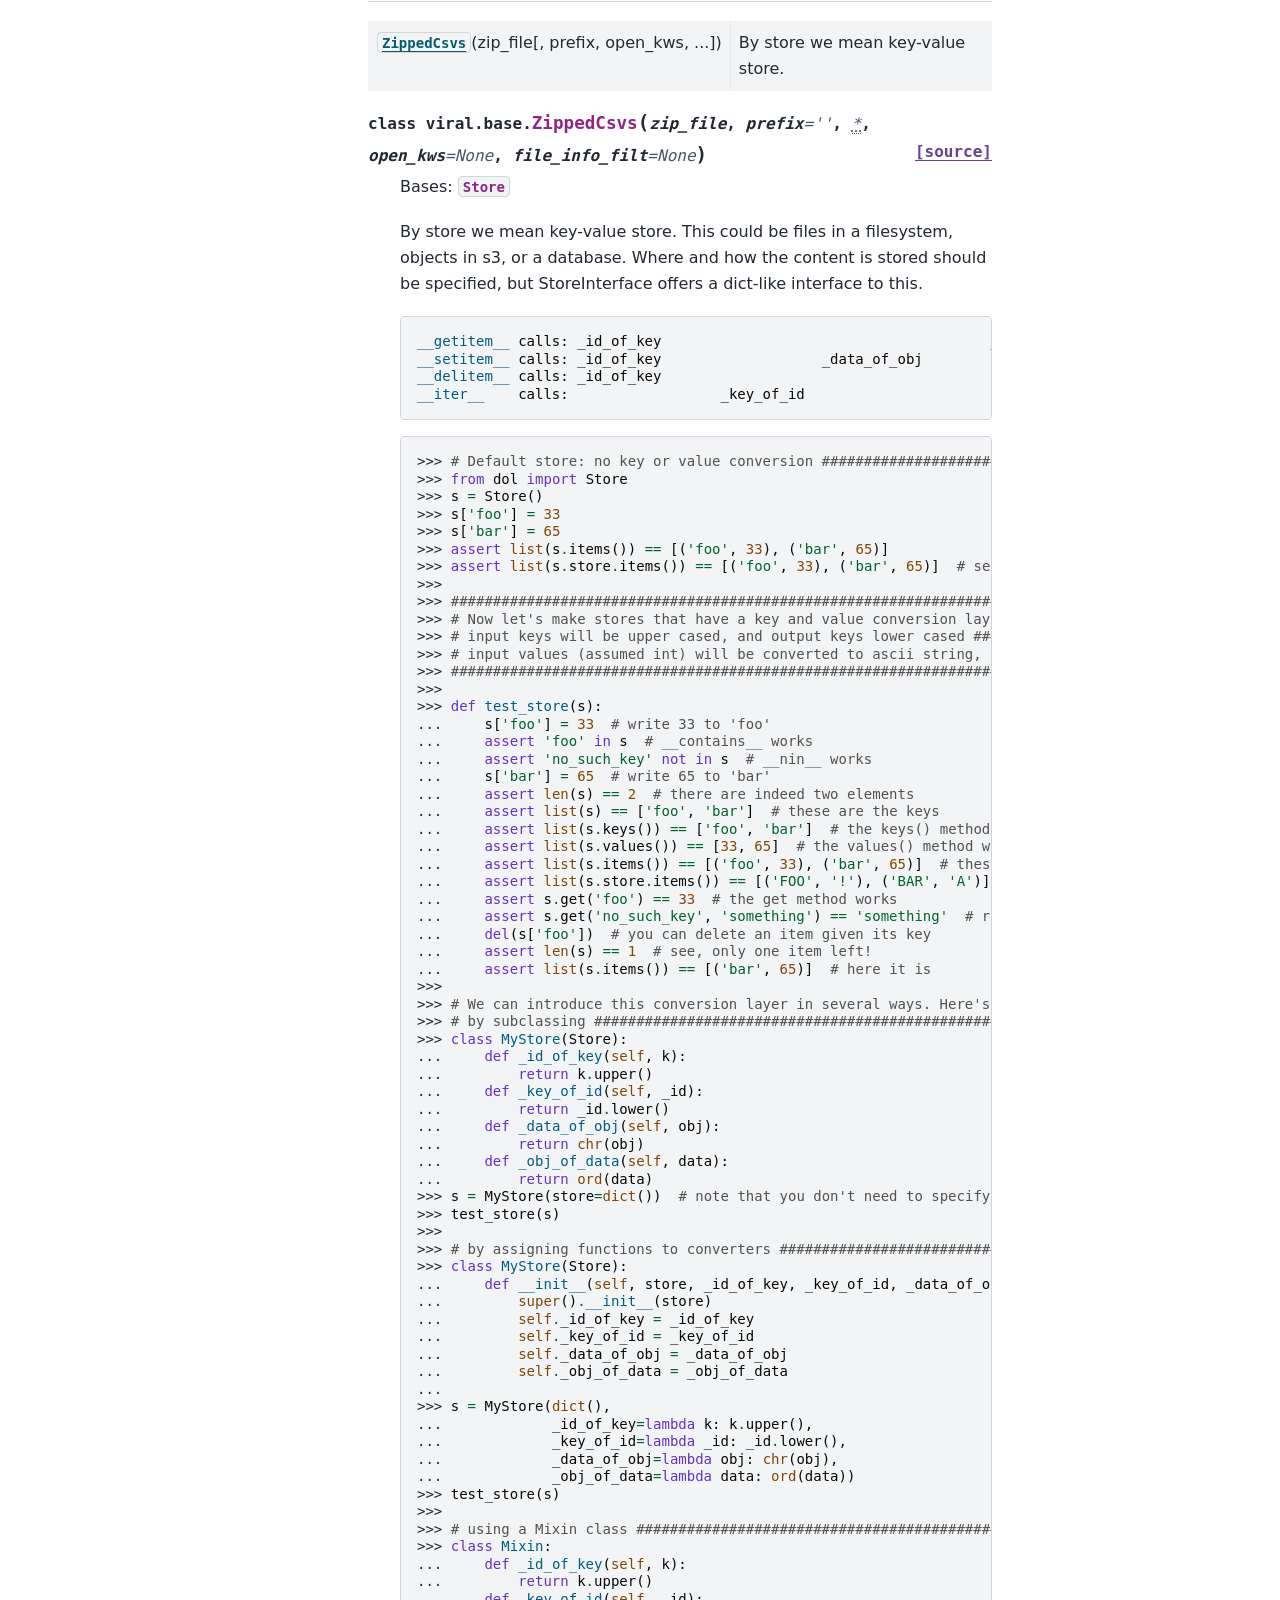
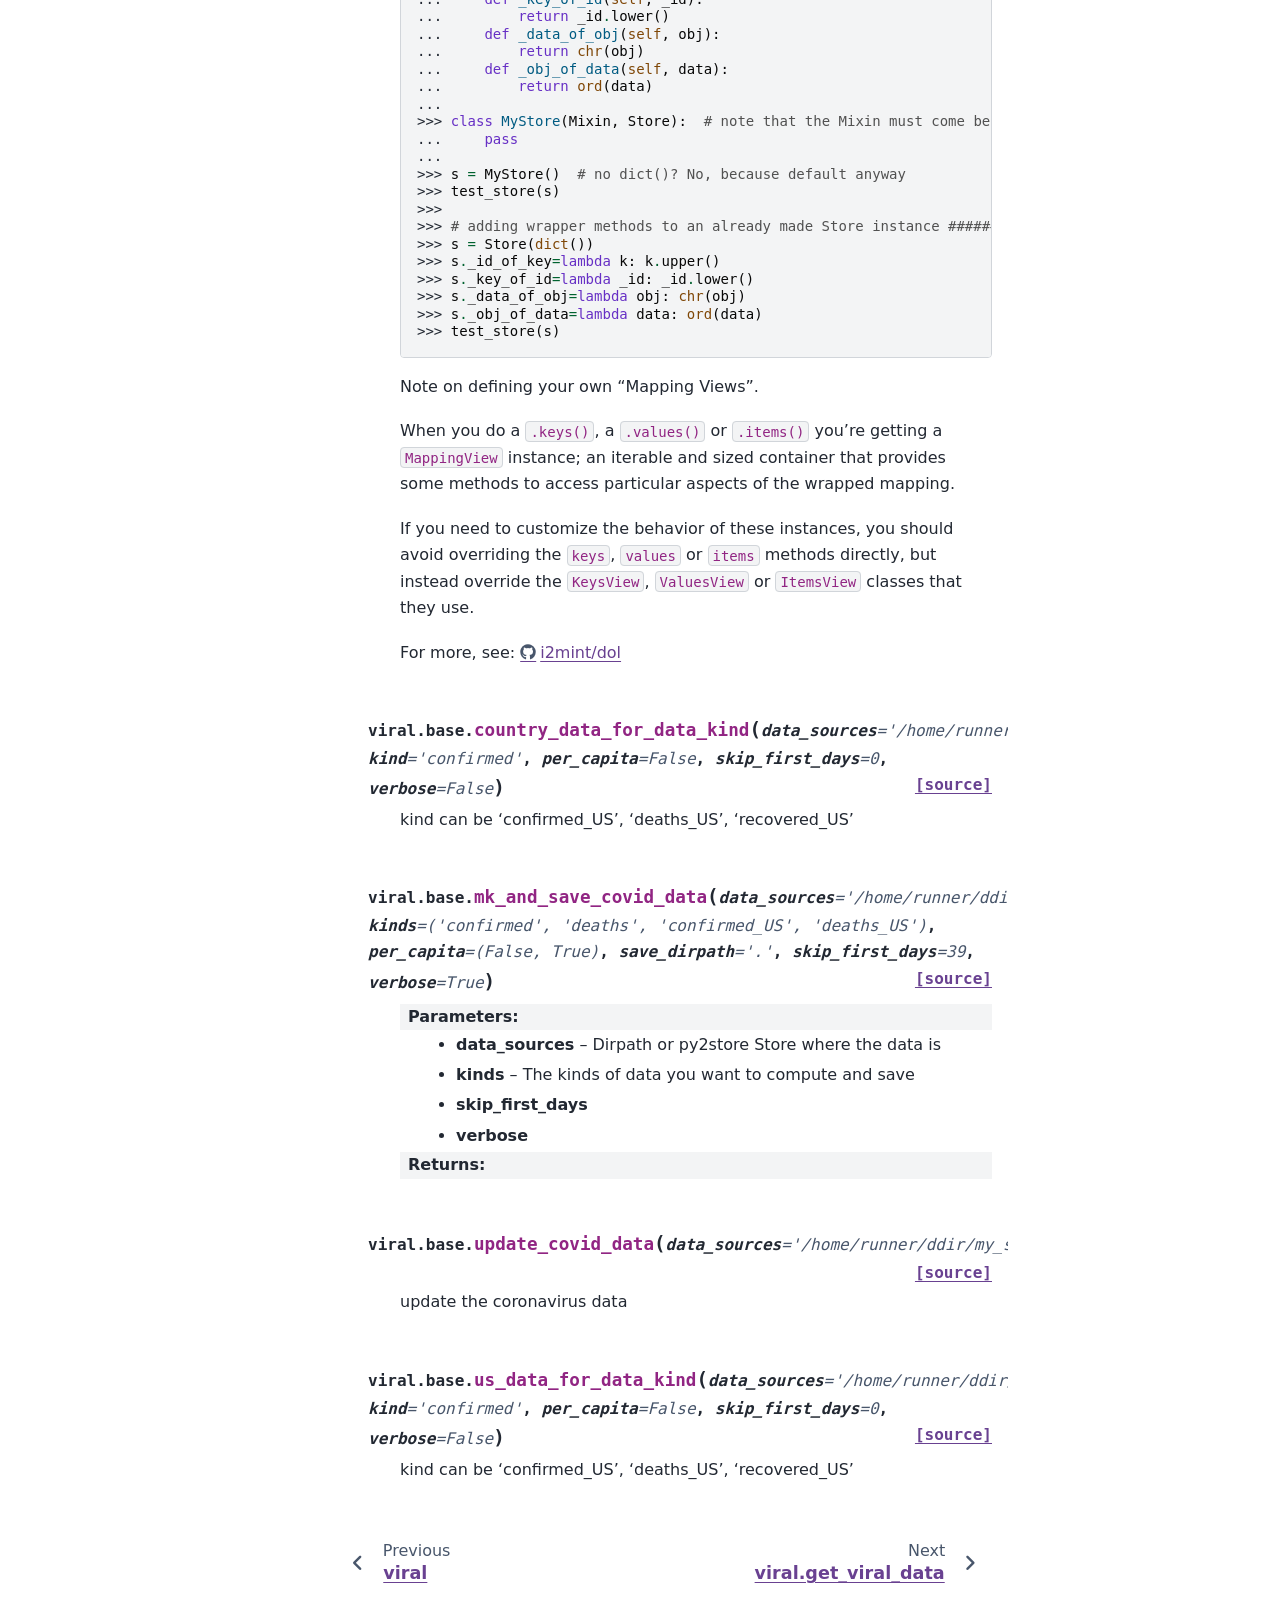
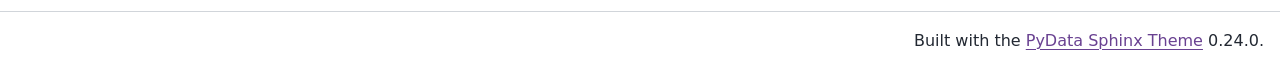
<file: _autosummary/viral.base.html>
<!DOCTYPE html>


<html lang="en" data-content_root="../" >

  <head>
    <meta charset="utf-8" />
    <meta name="viewport" content="width=device-width, initial-scale=1.0" /><meta name="viewport" content="width=device-width, initial-scale=1" />

<link rel="alternate" type="text/markdown" href="viral.base.html.md">
<link rel="describedby" href="../llms.txt" type="text/markdown">
<link rel="alternate" type="text/markdown" href="viral.base.html.md">
<link rel="describedby" href="llms.txt">
    <title>viral.base &#8212; viral</title>
  
  
  
  <script data-cfasync="false">
    document.documentElement.dataset.mode = localStorage.getItem("mode") || "";
    document.documentElement.dataset.theme = localStorage.getItem("theme") || "";
  </script>
  <!--
    this give us a css class that will be invisible only if js is disabled
  -->
  <noscript>
    <style>
      .pst-js-only { display: none !important; }

    </style>
  </noscript>
  
  <!-- Loaded before other Sphinx assets -->
  <link href="../_static/styles/theme.css?digest=75c7c72ae941e8b558d8" rel="stylesheet" />
<link href="../_static/styles/pydata-sphinx-theme.css?digest=75c7c72ae941e8b558d8" rel="stylesheet" />

    <link rel="stylesheet" type="text/css" href="../_static/pygments.css?v=d75fae25" />
    <link rel="stylesheet" type="text/css" href="../_static/sphinx_autodoc_typehints.css?v=057ac668" />
    <link rel="stylesheet" type="text/css" href="../_static/copybutton.css?v=76b2166b" />
    <link rel="stylesheet" type="text/css" href="../_static/epythet.css?v=e4528f85" />
  
  <!-- So that users can add custom icons -->
  <script defer src="../_static/scripts/fontawesome.js?digest=75c7c72ae941e8b558d8"></script>
  <!-- Pre-loaded scripts that we'll load fully later -->
  <link rel="preload" as="script" href="../_static/scripts/bootstrap.js?digest=75c7c72ae941e8b558d8" />
<link rel="preload" as="script" href="../_static/scripts/pydata-sphinx-theme.js?digest=75c7c72ae941e8b558d8" />

    <script src="../_static/documentation_options.js?v=47de8214"></script>
    <script src="../_static/doctools.js?v=fd6eb6e6"></script>
    <script src="../_static/sphinx_highlight.js?v=6ffebe34"></script>
    <script src="../_static/clipboard.min.js?v=a7894cd8"></script>
    <script src="../_static/copybutton.js?v=fd10adb8"></script>
    <script>DOCUMENTATION_OPTIONS.pagename = '_autosummary/viral.base';</script>
    <script>DOCUMENTATION_OPTIONS.search_as_you_type = false;</script>
    <link rel="index" title="Index" href="../genindex.html" />
    <link rel="search" title="Search" href="../search.html" />
    <link rel="next" title="viral.get_viral_data" href="viral.get_viral_data.html" />
    <link rel="prev" title="viral" href="viral.html" />
  <meta name="viewport" content="width=device-width, initial-scale=1"/>
  <meta name="color-scheme" content="light dark"/>
  <meta name="docsearch:language" content="en"/>
  <meta name="docsearch:version" content="0.0.3" />
  
    
    <script src="../_static/searchtools.js"></script>
    <script src="../_static/language_data.js"></script>
    <script src="../searchindex.js"></script>
  
  </head>
  <body data-default-mode="">
  
  
  <div id="pst-skip-link" class="skip-link d-print-none"><a href="#main-content">Skip to main content</a></div>

  
  <div id="pst-scroll-pixel-helper"></div>
  
  <button type="button" class="btn rounded-pill" id="pst-back-to-top">
    <i class="fa-solid fa-arrow-up"></i>Back to top</button>
  
  
  
  
  <dialog id="pst-search-dialog">
    
<form class="bd-search d-flex align-items-center"
      action="../search.html"
      method="get">
  <i class="fa-solid fa-magnifying-glass"></i>
  <input type="search"
         class="form-control"
         name="q"
         placeholder="Search the docs ..."
         aria-label="Search the docs ..."
         autocomplete="off"
         autocorrect="off"
         autocapitalize="off"
         spellcheck="false"/>
  <span class="search-button__kbd-shortcut"><kbd class="kbd-shortcut__modifier">Ctrl</kbd>+<kbd>K</kbd></span>
</form>
  </dialog>

  <div class="pst-async-banner-revealer d-none">
  <aside id="bd-header-version-warning" class="d-none d-print-none" aria-label="Version warning"></aside>
</div>

  
    <header id="pst-header" class="bd-header navbar navbar-expand-lg bd-navbar d-print-none">
<div class="bd-header__inner bd-page-width">
  <button type="button" class="pst-navbar-icon sidebar-toggle primary-toggle" aria-label="Site navigation" aria-expanded="false" aria-controls="pst-primary-sidebar-modal">
    <span class="fa-solid fa-bars"></span>
  </button>
  
  
  <div class="col-lg-3 navbar-header-items__start">
    
      <div class="navbar-item">

  
    
  

<a class="navbar-brand logo" href="../index.html">
  
  
  
  
  
  
    <p class="title logo__title">viral</p>
  
</a></div>
    
  </div>
  
  <div class="col-lg-9 navbar-header-items">
    
    <div class="me-auto navbar-header-items__center">
      
        <div class="navbar-item">
<nav>
  <ul class="bd-navbar-elements navbar-nav">
    
<li class="nav-item current active">
  <a class="nav-link nav-internal" href="../api.html">
    API reference
  </a>
</li>

  </ul>
</nav></div>
      
    </div>
    
    
    <div class="navbar-header-items__end">
      
        <div class="navbar-item navbar-persistent--container">
          

<button type="button" class="btn search-button-field search-button__button pst-js-only" title="Search" aria-label="Search" data-bs-placement="bottom" data-bs-toggle="tooltip">
 <i class="fa-solid fa-magnifying-glass"></i>
 <span class="search-button__default-text">Search</span>
 <span class="search-button__kbd-shortcut"><kbd class="kbd-shortcut__modifier">Ctrl</kbd>+<kbd class="kbd-shortcut__modifier">K</kbd></span>
</button>
        </div>
      
      
        <div class="navbar-item">

<div class="theme-switch-container dropdown pst-js-only" data-bs-toggle="tooltip" data-bs-placement="bottom" title="Color mode">
  <button type="button" class="btn btn-sm nav-link pst-navbar-icon theme-switch-button dropdown-toggle" aria-label="Color mode" data-bs-toggle="dropdown">
    <i class="theme-switch fa-solid fa-sun fa-lg" data-mode="light" title="Light"></i>
    <i class="theme-switch fa-solid fa-moon fa-lg" data-mode="dark" title="Dark"></i>
    <i class="theme-switch fa-solid fa-circle-half-stroke fa-lg" data-mode="auto" title="System Settings"></i>
  </button>
  <ul class="dropdown-menu dropdown-menu-end">
    <li><button type="button" class="dropdown-item d-flex align-items-center theme-change-button" data-mode="auto"><i class="fa-solid fa-circle-half-stroke fa-lg me-1"></i>System Settings</button></li>
    <li><button type="button" class="dropdown-item d-flex align-items-center theme-change-button" data-mode="light"><i class="fa-solid fa-sun fa-lg me-1"></i>Light</button></li>
    <li><button type="button" class="dropdown-item d-flex align-items-center theme-change-button" data-mode="dark"><i class="fa-solid fa-moon fa-lg me-1"></i>Dark</button></li>
  </ul>
</div></div>
      
        <div class="navbar-item"><ul class="navbar-icon-links"
    aria-label="Icon Links">
        <li class="nav-item">
          
          
          
          
          
          
          
          
          <a href="https://github.com/thorwhalen/viral" title="GitHub" class="nav-link pst-navbar-icon" rel="noopener" target="_blank" data-bs-toggle="tooltip" data-bs-placement="bottom"><i class="fa-brands fa-square-github fa-lg" aria-hidden="true"></i><span class="visually-hidden">GitHub</span></a>
        </li>
</ul></div>
      
    </div>
    
  </div>
  
  
    <div class="navbar-persistent--mobile">

<button type="button" class="btn search-button-field search-button__button pst-js-only" title="Search" aria-label="Search" data-bs-placement="bottom" data-bs-toggle="tooltip">
 <i class="fa-solid fa-magnifying-glass"></i>
 <span class="search-button__default-text">Search</span>
 <span class="search-button__kbd-shortcut"><kbd class="kbd-shortcut__modifier">Ctrl</kbd>+<kbd class="kbd-shortcut__modifier">K</kbd></span>
</button>
    </div>
  

  
    <button type="button" class="pst-navbar-icon sidebar-toggle secondary-toggle" aria-label="On this page" aria-expanded="false" aria-controls="pst-secondary-sidebar-modal">
      <span class="fa-solid fa-outdent"></span>
    </button>
  
</div>

    </header>
  

  <div class="bd-container">
    <div class="bd-container__inner bd-page-width">
      
      
      
      <dialog id="pst-primary-sidebar-modal" tabindex="-1"></dialog>
      <div id="pst-primary-sidebar" class="bd-sidebar-primary bd-sidebar">
        

  
  <div class="sidebar-header-items sidebar-primary__section">
    
    
      <div class="sidebar-header-items__center">
        
          
          
            <div class="navbar-item">
<nav>
  <ul class="bd-navbar-elements navbar-nav">
    
<li class="nav-item current active">
  <a class="nav-link nav-internal" href="../api.html">
    API reference
  </a>
</li>

  </ul>
</nav></div>
          
        
      </div>
    
    
    
      <div class="sidebar-header-items__end">
        
          <div class="navbar-item">

<div class="theme-switch-container dropdown pst-js-only" data-bs-toggle="tooltip" data-bs-placement="bottom" title="Color mode">
  <button type="button" class="btn btn-sm nav-link pst-navbar-icon theme-switch-button dropdown-toggle" aria-label="Color mode" data-bs-toggle="dropdown">
    <i class="theme-switch fa-solid fa-sun fa-lg" data-mode="light" title="Light"></i>
    <i class="theme-switch fa-solid fa-moon fa-lg" data-mode="dark" title="Dark"></i>
    <i class="theme-switch fa-solid fa-circle-half-stroke fa-lg" data-mode="auto" title="System Settings"></i>
  </button>
  <ul class="dropdown-menu dropdown-menu-end">
    <li><button type="button" class="dropdown-item d-flex align-items-center theme-change-button" data-mode="auto"><i class="fa-solid fa-circle-half-stroke fa-lg me-1"></i>System Settings</button></li>
    <li><button type="button" class="dropdown-item d-flex align-items-center theme-change-button" data-mode="light"><i class="fa-solid fa-sun fa-lg me-1"></i>Light</button></li>
    <li><button type="button" class="dropdown-item d-flex align-items-center theme-change-button" data-mode="dark"><i class="fa-solid fa-moon fa-lg me-1"></i>Dark</button></li>
  </ul>
</div></div>
        
          <div class="navbar-item"><ul class="navbar-icon-links"
    aria-label="Icon Links">
        <li class="nav-item">
          
          
          
          
          
          
          
          
          <a href="https://github.com/thorwhalen/viral" title="GitHub" class="nav-link pst-navbar-icon" rel="noopener" target="_blank" data-bs-toggle="tooltip" data-bs-placement="bottom"><i class="fa-brands fa-square-github fa-lg" aria-hidden="true"></i><span class="visually-hidden">GitHub</span></a>
        </li>
</ul></div>
        
      </div>
    
  </div>
  
    <div class="sidebar-primary-items__start sidebar-primary__section">
        <div class="sidebar-primary-item pst-sidebar-collapse"><button type="button" id="pst-collapse-sidebar-button" aria-expanded="true" aria-controls="pst-primary-sidebar">
  <svg class="pst-icon" role="img" aria-hidden="true" focusable="false" viewBox="0 0 16 16" xmlns="http://www.w3.org/2000/svg">
    <path fill="currentColor" d="M3 15.5C2.36232 15.5 1.74874 15.2564 1.28478 14.8189C0.820828 14.3815 0.541576 13.7832 0.504167 13.1467L0.5 13L0.5 3C0.499965 2.36232 0.743605 1.74874 1.18107 1.28478C1.61854 0.820828 2.21676 0.541576 2.85333 0.504167L3 0.5L13 0.5C13.6377 0.499965 14.2513 0.743605 14.7152 1.18107C15.1792 1.61854 15.4584 2.21676 15.4958 2.85333L15.5 3L15.5 13C15.5 13.6377 15.2564 14.2513 14.8189 14.7152C14.3815 15.1792 13.7832 15.4584 13.1467 15.4958L13 15.5L3 15.5ZM3 13.8333L10.5 13.8333L10.5 2.16667L3 2.16667C2.79589 2.16669 2.59889 2.24163 2.44636 2.37726C2.29383 2.5129 2.19638 2.69979 2.1725 2.9025L2.16667 3L2.16667 13C2.16669 13.2041 2.24163 13.4011 2.37726 13.5536C2.5129 13.7062 2.69979 13.8036 2.9025 13.8275L3 13.8333ZM6.65583 10.325L6.5775 10.2558L4.91083 8.58917C4.76735 8.44567 4.68116 8.25476 4.66843 8.05223C4.65569 7.84971 4.71729 7.6495 4.84167 7.48917L4.91083 7.41083L6.5775 5.74417C6.72747 5.59471 6.9287 5.50794 7.14032 5.50148C7.35194 5.49502 7.55809 5.56935 7.7169 5.70937C7.8757 5.8494 7.97525 6.04463 7.99533 6.25539C8.01541 6.46616 7.95451 6.67667 7.825 6.84417L7.75583 6.9225L6.67917 8L7.75583 9.0775C7.89931 9.22099 7.98551 9.41191 7.99824 9.61443C8.01097 9.81695 7.94938 10.0172 7.825 10.1775L7.75583 10.2558C7.61234 10.3993 7.42142 10.4855 7.2189 10.4982C7.01638 10.511 6.81617 10.4494 6.65583 10.325Z"/>
  </svg>
  <span class="pst-collapse-sidebar-label">Collapse Sidebar</span>
  <span class="pst-expand-sidebar-label">Expand Sidebar</span>
</button></div>
        <div class="sidebar-primary-item">

<nav class="bd-docs-nav bd-links"
     aria-label="Section Navigation">
  <p class="bd-links__title" role="heading" aria-level="1">Section Navigation</p>
  <div class="bd-toc-item navbar-nav"><ul class="current nav bd-sidenav">
<li class="toctree-l1 current active has-children"><a class="reference internal" href="viral.html">viral</a><details open="open"><summary><span class="toctree-toggle" role="presentation"><i class="fa-solid fa-chevron-down"></i></span></summary><ul class="current">
<li class="toctree-l2 current active"><a aria-current="page" class="current reference internal" href="#">viral.base</a></li>
<li class="toctree-l2"><a class="reference internal" href="viral.get_viral_data.html">viral.get_viral_data</a></li>
</ul>
</details></li>
</ul>
</div>
</nav></div>
    </div>
  
  
  <div class="sidebar-primary-items__end sidebar-primary__section">
      <div class="sidebar-primary-item">
<div id="ethical-ad-placement"
      class="flat"
      data-ea-publisher="readthedocs"
      data-ea-type="readthedocs-sidebar"
      data-ea-manual="true">
</div></div>
  </div>


      </div>
      
      <main id="main-content" class="bd-main" role="main">
        
        
          <div class="bd-content">
            <div class="bd-article-container">
              
              <div class="bd-header-article d-print-none">
<div class="header-article-items header-article__inner">
  
    <div class="header-article-items__start">
      
        <div class="header-article-item">

<nav aria-label="Breadcrumb" class="d-print-none">
  <ul class="bd-breadcrumbs">
    
    <li class="breadcrumb-item breadcrumb-home">
      <a href="../index.html" class="nav-link" aria-label="Home">
        <i class="fa-solid fa-house"></i>
      </a>
    </li>
    
    <li class="breadcrumb-item"><a href="../api.html" class="nav-link">API reference</a></li>
    
    
    <li class="breadcrumb-item"><a href="viral.html" class="nav-link">viral</a></li>
    
    <li class="breadcrumb-item active" aria-current="page"><span class="ellipsis">viral.base</span></li>
  </ul>
</nav>
</div>
      
    </div>
  
  
</div>
</div>
              
              
              
                
<div id="searchbox"></div>
                <article class="bd-article">
                  
  <section id="module-viral.base">
<span id="viral-base"></span><h1>viral.base<a class="headerlink" href="#module-viral.base" title="Link to this heading">#</a></h1>
<p>This module will help you make the data behind these:</p>
<ul class="simple">
<li><p>Confirmed cases (by country): <a class="reference external" href="https://public.flourish.studio/visualisation/1704821/">https://public.flourish.studio/visualisation/1704821/</a></p></li>
<li><p>Deaths (by country): <a class="reference external" href="https://public.flourish.studio/visualisation/1705644/">https://public.flourish.studio/visualisation/1705644/</a></p></li>
<li><p>US Confirmed cases (by state): <a class="reference external" href="https://public.flourish.studio/visualisation/1794768/">https://public.flourish.studio/visualisation/1794768/</a></p></li>
<li><p>US Deaths (by state): <a class="reference external" href="https://public.flourish.studio/visualisation/1794797/">https://public.flourish.studio/visualisation/1794797/</a></p></li>
</ul>
<p class="rubric">Functions</p>
<div class="pst-scrollable-table-container"><table class="autosummary longtable table">
<tbody>
<tr class="row-odd"><td><p><code class="xref py py-obj docutils literal notranslate"><span class="pre">add_flag_urls</span></code>(df, image_urls)</p></td>
<td><p></p></td>
</tr>
<tr class="row-even"><td><p><code class="xref py py-obj docutils literal notranslate"><span class="pre">city_population_in_time</span></code>()</p></td>
<td><p></p></td>
</tr>
<tr class="row-odd"><td><p><a class="reference internal" href="#viral.base.country_data_for_data_kind" title="viral.base.country_data_for_data_kind"><code class="xref py py-obj docutils literal notranslate"><span class="pre">country_data_for_data_kind</span></code></a>([data_sources, ...])</p></td>
<td><p>kind can be 'confirmed_US', 'deaths_US', 'recovered_US'</p></td>
</tr>
<tr class="row-even"><td><p><code class="xref py py-obj docutils literal notranslate"><span class="pre">country_flag_image_url</span></code>()</p></td>
<td><p></p></td>
</tr>
<tr class="row-odd"><td><p><code class="xref py py-obj docutils literal notranslate"><span class="pre">country_flag_image_url_prep</span></code>(df)</p></td>
<td><p></p></td>
</tr>
<tr class="row-even"><td><p><code class="xref py py-obj docutils literal notranslate"><span class="pre">data_for_data_kind</span></code>([data_sources, kind, ...])</p></td>
<td><p></p></td>
</tr>
<tr class="row-odd"><td><p><code class="xref py py-obj docutils literal notranslate"><span class="pre">fullpath</span></code>(path)</p></td>
<td><p></p></td>
</tr>
<tr class="row-even"><td><p><code class="xref py py-obj docutils literal notranslate"><span class="pre">get_covid_base_data</span></code>([data_sources, kind])</p></td>
<td><p></p></td>
</tr>
<tr class="row-odd"><td><p><code class="xref py py-obj docutils literal notranslate"><span class="pre">get_data_sources</span></code>([data_sources])</p></td>
<td><p></p></td>
</tr>
<tr class="row-even"><td><p><code class="xref py py-obj docutils literal notranslate"><span class="pre">instructions_to_make_bar_chart_race</span></code>()</p></td>
<td><p></p></td>
</tr>
<tr class="row-odd"><td><p><code class="xref py py-obj docutils literal notranslate"><span class="pre">kaggle_coronavirus_dataset</span></code>()</p></td>
<td><p></p></td>
</tr>
<tr class="row-even"><td><p><code class="xref py py-obj docutils literal notranslate"><span class="pre">mk_and_save_country_data_for_data_kind</span></code>([...])</p></td>
<td><p></p></td>
</tr>
<tr class="row-odd"><td><p><a class="reference internal" href="#viral.base.mk_and_save_covid_data" title="viral.base.mk_and_save_covid_data"><code class="xref py py-obj docutils literal notranslate"><span class="pre">mk_and_save_covid_data</span></code></a>([data_sources, ...])</p></td>
<td><p></p></td>
</tr>
<tr class="row-even"><td><p><code class="xref py py-obj docutils literal notranslate"><span class="pre">print_if_verbose</span></code>(verbose, *args, **kwargs)</p></td>
<td><p></p></td>
</tr>
<tr class="row-odd"><td><p><code class="xref py py-obj docutils literal notranslate"><span class="pre">state_flag_image_url</span></code>()</p></td>
<td><p></p></td>
</tr>
<tr class="row-even"><td><p><a class="reference internal" href="#viral.base.update_covid_data" title="viral.base.update_covid_data"><code class="xref py py-obj docutils literal notranslate"><span class="pre">update_covid_data</span></code></a>([data_sources])</p></td>
<td><p>update the coronavirus data</p></td>
</tr>
<tr class="row-odd"><td><p><a class="reference internal" href="#viral.base.us_data_for_data_kind" title="viral.base.us_data_for_data_kind"><code class="xref py py-obj docutils literal notranslate"><span class="pre">us_data_for_data_kind</span></code></a>([data_sources, kind, ...])</p></td>
<td><p>kind can be 'confirmed_US', 'deaths_US', 'recovered_US'</p></td>
</tr>
<tr class="row-even"><td><p><code class="xref py py-obj docutils literal notranslate"><span class="pre">us_states_population</span></code>()</p></td>
<td><p></p></td>
</tr>
<tr class="row-odd"><td><p><code class="xref py py-obj docutils literal notranslate"><span class="pre">world_population_dataset</span></code>()</p></td>
<td><p></p></td>
</tr>
</tbody>
</table>
</div>
<p class="rubric">Classes</p>
<div class="pst-scrollable-table-container"><table class="autosummary longtable table">
<tbody>
<tr class="row-odd"><td><p><a class="reference internal" href="#viral.base.ZippedCsvs" title="viral.base.ZippedCsvs"><code class="xref py py-obj docutils literal notranslate"><span class="pre">ZippedCsvs</span></code></a>(zip_file[, prefix, open_kws, ...])</p></td>
<td><p>By store we mean key-value store.</p></td>
</tr>
</tbody>
</table>
</div>
<dl class="py class">
<dt class="sig sig-object py" id="viral.base.ZippedCsvs">
<span class="property"><span class="k"><span class="pre">class</span></span><span class="w"> </span></span><span class="sig-prename descclassname"><span class="pre">viral.base.</span></span><span class="sig-name descname"><span class="pre">ZippedCsvs</span></span><span class="sig-paren">(</span><em class="sig-param"><span class="n"><span class="pre">zip_file</span></span></em>, <em class="sig-param"><span class="n"><span class="pre">prefix</span></span><span class="o"><span class="pre">=</span></span><span class="default_value"><span class="pre">''</span></span></em>, <em class="sig-param"><span class="keyword-only-separator o"><abbr title="Keyword-only parameters separator (PEP 3102)"><span class="pre">*</span></abbr></span></em>, <em class="sig-param"><span class="n"><span class="pre">open_kws</span></span><span class="o"><span class="pre">=</span></span><span class="default_value"><span class="pre">None</span></span></em>, <em class="sig-param"><span class="n"><span class="pre">file_info_filt</span></span><span class="o"><span class="pre">=</span></span><span class="default_value"><span class="pre">None</span></span></em><span class="sig-paren">)</span><a class="reference internal" href="../_modules/viral/base.html#ZippedCsvs"><span class="viewcode-link"><span class="pre">[source]</span></span></a><a class="headerlink" href="#viral.base.ZippedCsvs" title="Link to this definition">#</a></dt>
<dd><p>Bases: <code class="xref py py-class docutils literal notranslate"><span class="pre">Store</span></code></p>
<p>By store we mean key-value store. This could be files in a filesystem, objects in s3, or a database. Where and
how the content is stored should be specified, but StoreInterface offers a dict-like interface to this.</p>
<div class="highlight-default notranslate"><div class="highlight"><pre><span></span><span class="fm">__getitem__</span> <span class="n">calls</span><span class="p">:</span> <span class="n">_id_of_key</span>                                       <span class="n">_obj_of_data</span>
<span class="fm">__setitem__</span> <span class="n">calls</span><span class="p">:</span> <span class="n">_id_of_key</span>                   <span class="n">_data_of_obj</span>
<span class="fm">__delitem__</span> <span class="n">calls</span><span class="p">:</span> <span class="n">_id_of_key</span>
<span class="fm">__iter__</span>    <span class="n">calls</span><span class="p">:</span>                  <span class="n">_key_of_id</span>
</pre></div>
</div>
<div class="doctest highlight-default notranslate"><div class="highlight"><pre><span></span><span class="gp">&gt;&gt;&gt; </span><span class="c1"># Default store: no key or value conversion #####################################</span>
<span class="gp">&gt;&gt;&gt; </span><span class="kn">from</span><span class="w"> </span><span class="nn">dol</span><span class="w"> </span><span class="kn">import</span> <span class="n">Store</span>
<span class="gp">&gt;&gt;&gt; </span><span class="n">s</span> <span class="o">=</span> <span class="n">Store</span><span class="p">()</span>
<span class="gp">&gt;&gt;&gt; </span><span class="n">s</span><span class="p">[</span><span class="s1">'foo'</span><span class="p">]</span> <span class="o">=</span> <span class="mi">33</span>
<span class="gp">&gt;&gt;&gt; </span><span class="n">s</span><span class="p">[</span><span class="s1">'bar'</span><span class="p">]</span> <span class="o">=</span> <span class="mi">65</span>
<span class="gp">&gt;&gt;&gt; </span><span class="k">assert</span> <span class="nb">list</span><span class="p">(</span><span class="n">s</span><span class="o">.</span><span class="n">items</span><span class="p">())</span> <span class="o">==</span> <span class="p">[(</span><span class="s1">'foo'</span><span class="p">,</span> <span class="mi">33</span><span class="p">),</span> <span class="p">(</span><span class="s1">'bar'</span><span class="p">,</span> <span class="mi">65</span><span class="p">)]</span>
<span class="gp">&gt;&gt;&gt; </span><span class="k">assert</span> <span class="nb">list</span><span class="p">(</span><span class="n">s</span><span class="o">.</span><span class="n">store</span><span class="o">.</span><span class="n">items</span><span class="p">())</span> <span class="o">==</span> <span class="p">[(</span><span class="s1">'foo'</span><span class="p">,</span> <span class="mi">33</span><span class="p">),</span> <span class="p">(</span><span class="s1">'bar'</span><span class="p">,</span> <span class="mi">65</span><span class="p">)]</span>  <span class="c1"># see that the store contains the same thing</span>
<span class="gp">&gt;&gt;&gt;</span>
<span class="gp">&gt;&gt;&gt; </span><span class="c1">#################################################################################</span>
<span class="gp">&gt;&gt;&gt; </span><span class="c1"># Now let's make stores that have a key and value conversion layer ##############</span>
<span class="gp">&gt;&gt;&gt; </span><span class="c1"># input keys will be upper cased, and output keys lower cased ###################</span>
<span class="gp">&gt;&gt;&gt; </span><span class="c1"># input values (assumed int) will be converted to ascii string, and visa versa ##</span>
<span class="gp">&gt;&gt;&gt; </span><span class="c1">#################################################################################</span>
<span class="gp">&gt;&gt;&gt;</span>
<span class="gp">&gt;&gt;&gt; </span><span class="k">def</span><span class="w"> </span><span class="nf">test_store</span><span class="p">(</span><span class="n">s</span><span class="p">):</span>
<span class="gp">... </span>    <span class="n">s</span><span class="p">[</span><span class="s1">'foo'</span><span class="p">]</span> <span class="o">=</span> <span class="mi">33</span>  <span class="c1"># write 33 to 'foo'</span>
<span class="gp">... </span>    <span class="k">assert</span> <span class="s1">'foo'</span> <span class="ow">in</span> <span class="n">s</span>  <span class="c1"># __contains__ works</span>
<span class="gp">... </span>    <span class="k">assert</span> <span class="s1">'no_such_key'</span> <span class="ow">not</span> <span class="ow">in</span> <span class="n">s</span>  <span class="c1"># __nin__ works</span>
<span class="gp">... </span>    <span class="n">s</span><span class="p">[</span><span class="s1">'bar'</span><span class="p">]</span> <span class="o">=</span> <span class="mi">65</span>  <span class="c1"># write 65 to 'bar'</span>
<span class="gp">... </span>    <span class="k">assert</span> <span class="nb">len</span><span class="p">(</span><span class="n">s</span><span class="p">)</span> <span class="o">==</span> <span class="mi">2</span>  <span class="c1"># there are indeed two elements</span>
<span class="gp">... </span>    <span class="k">assert</span> <span class="nb">list</span><span class="p">(</span><span class="n">s</span><span class="p">)</span> <span class="o">==</span> <span class="p">[</span><span class="s1">'foo'</span><span class="p">,</span> <span class="s1">'bar'</span><span class="p">]</span>  <span class="c1"># these are the keys</span>
<span class="gp">... </span>    <span class="k">assert</span> <span class="nb">list</span><span class="p">(</span><span class="n">s</span><span class="o">.</span><span class="n">keys</span><span class="p">())</span> <span class="o">==</span> <span class="p">[</span><span class="s1">'foo'</span><span class="p">,</span> <span class="s1">'bar'</span><span class="p">]</span>  <span class="c1"># the keys() method works!</span>
<span class="gp">... </span>    <span class="k">assert</span> <span class="nb">list</span><span class="p">(</span><span class="n">s</span><span class="o">.</span><span class="n">values</span><span class="p">())</span> <span class="o">==</span> <span class="p">[</span><span class="mi">33</span><span class="p">,</span> <span class="mi">65</span><span class="p">]</span>  <span class="c1"># the values() method works!</span>
<span class="gp">... </span>    <span class="k">assert</span> <span class="nb">list</span><span class="p">(</span><span class="n">s</span><span class="o">.</span><span class="n">items</span><span class="p">())</span> <span class="o">==</span> <span class="p">[(</span><span class="s1">'foo'</span><span class="p">,</span> <span class="mi">33</span><span class="p">),</span> <span class="p">(</span><span class="s1">'bar'</span><span class="p">,</span> <span class="mi">65</span><span class="p">)]</span>  <span class="c1"># these are the items</span>
<span class="gp">... </span>    <span class="k">assert</span> <span class="nb">list</span><span class="p">(</span><span class="n">s</span><span class="o">.</span><span class="n">store</span><span class="o">.</span><span class="n">items</span><span class="p">())</span> <span class="o">==</span> <span class="p">[(</span><span class="s1">'FOO'</span><span class="p">,</span> <span class="s1">'!'</span><span class="p">),</span> <span class="p">(</span><span class="s1">'BAR'</span><span class="p">,</span> <span class="s1">'A'</span><span class="p">)]</span>  <span class="c1"># but note the internal representation</span>
<span class="gp">... </span>    <span class="k">assert</span> <span class="n">s</span><span class="o">.</span><span class="n">get</span><span class="p">(</span><span class="s1">'foo'</span><span class="p">)</span> <span class="o">==</span> <span class="mi">33</span>  <span class="c1"># the get method works</span>
<span class="gp">... </span>    <span class="k">assert</span> <span class="n">s</span><span class="o">.</span><span class="n">get</span><span class="p">(</span><span class="s1">'no_such_key'</span><span class="p">,</span> <span class="s1">'something'</span><span class="p">)</span> <span class="o">==</span> <span class="s1">'something'</span>  <span class="c1"># return a default value</span>
<span class="gp">... </span>    <span class="k">del</span><span class="p">(</span><span class="n">s</span><span class="p">[</span><span class="s1">'foo'</span><span class="p">])</span>  <span class="c1"># you can delete an item given its key</span>
<span class="gp">... </span>    <span class="k">assert</span> <span class="nb">len</span><span class="p">(</span><span class="n">s</span><span class="p">)</span> <span class="o">==</span> <span class="mi">1</span>  <span class="c1"># see, only one item left!</span>
<span class="gp">... </span>    <span class="k">assert</span> <span class="nb">list</span><span class="p">(</span><span class="n">s</span><span class="o">.</span><span class="n">items</span><span class="p">())</span> <span class="o">==</span> <span class="p">[(</span><span class="s1">'bar'</span><span class="p">,</span> <span class="mi">65</span><span class="p">)]</span>  <span class="c1"># here it is</span>
<span class="gp">&gt;&gt;&gt;</span>
<span class="gp">&gt;&gt;&gt; </span><span class="c1"># We can introduce this conversion layer in several ways. Here's a few... ######################</span>
<span class="gp">&gt;&gt;&gt; </span><span class="c1"># by subclassing ###############################################################################</span>
<span class="gp">&gt;&gt;&gt; </span><span class="k">class</span><span class="w"> </span><span class="nc">MyStore</span><span class="p">(</span><span class="n">Store</span><span class="p">):</span>
<span class="gp">... </span>    <span class="k">def</span><span class="w"> </span><span class="nf">_id_of_key</span><span class="p">(</span><span class="bp">self</span><span class="p">,</span> <span class="n">k</span><span class="p">):</span>
<span class="gp">... </span>        <span class="k">return</span> <span class="n">k</span><span class="o">.</span><span class="n">upper</span><span class="p">()</span>
<span class="gp">... </span>    <span class="k">def</span><span class="w"> </span><span class="nf">_key_of_id</span><span class="p">(</span><span class="bp">self</span><span class="p">,</span> <span class="n">_id</span><span class="p">):</span>
<span class="gp">... </span>        <span class="k">return</span> <span class="n">_id</span><span class="o">.</span><span class="n">lower</span><span class="p">()</span>
<span class="gp">... </span>    <span class="k">def</span><span class="w"> </span><span class="nf">_data_of_obj</span><span class="p">(</span><span class="bp">self</span><span class="p">,</span> <span class="n">obj</span><span class="p">):</span>
<span class="gp">... </span>        <span class="k">return</span> <span class="nb">chr</span><span class="p">(</span><span class="n">obj</span><span class="p">)</span>
<span class="gp">... </span>    <span class="k">def</span><span class="w"> </span><span class="nf">_obj_of_data</span><span class="p">(</span><span class="bp">self</span><span class="p">,</span> <span class="n">data</span><span class="p">):</span>
<span class="gp">... </span>        <span class="k">return</span> <span class="nb">ord</span><span class="p">(</span><span class="n">data</span><span class="p">)</span>
<span class="gp">&gt;&gt;&gt; </span><span class="n">s</span> <span class="o">=</span> <span class="n">MyStore</span><span class="p">(</span><span class="n">store</span><span class="o">=</span><span class="nb">dict</span><span class="p">())</span>  <span class="c1"># note that you don't need to specify dict(), since it's the default</span>
<span class="gp">&gt;&gt;&gt; </span><span class="n">test_store</span><span class="p">(</span><span class="n">s</span><span class="p">)</span>
<span class="gp">&gt;&gt;&gt;</span>
<span class="gp">&gt;&gt;&gt; </span><span class="c1"># by assigning functions to converters ##########################################################</span>
<span class="gp">&gt;&gt;&gt; </span><span class="k">class</span><span class="w"> </span><span class="nc">MyStore</span><span class="p">(</span><span class="n">Store</span><span class="p">):</span>
<span class="gp">... </span>    <span class="k">def</span><span class="w"> </span><span class="fm">__init__</span><span class="p">(</span><span class="bp">self</span><span class="p">,</span> <span class="n">store</span><span class="p">,</span> <span class="n">_id_of_key</span><span class="p">,</span> <span class="n">_key_of_id</span><span class="p">,</span> <span class="n">_data_of_obj</span><span class="p">,</span> <span class="n">_obj_of_data</span><span class="p">):</span>
<span class="gp">... </span>        <span class="nb">super</span><span class="p">()</span><span class="o">.</span><span class="fm">__init__</span><span class="p">(</span><span class="n">store</span><span class="p">)</span>
<span class="gp">... </span>        <span class="bp">self</span><span class="o">.</span><span class="n">_id_of_key</span> <span class="o">=</span> <span class="n">_id_of_key</span>
<span class="gp">... </span>        <span class="bp">self</span><span class="o">.</span><span class="n">_key_of_id</span> <span class="o">=</span> <span class="n">_key_of_id</span>
<span class="gp">... </span>        <span class="bp">self</span><span class="o">.</span><span class="n">_data_of_obj</span> <span class="o">=</span> <span class="n">_data_of_obj</span>
<span class="gp">... </span>        <span class="bp">self</span><span class="o">.</span><span class="n">_obj_of_data</span> <span class="o">=</span> <span class="n">_obj_of_data</span>
<span class="gp">...</span>
<span class="gp">&gt;&gt;&gt; </span><span class="n">s</span> <span class="o">=</span> <span class="n">MyStore</span><span class="p">(</span><span class="nb">dict</span><span class="p">(),</span>
<span class="gp">... </span>            <span class="n">_id_of_key</span><span class="o">=</span><span class="k">lambda</span> <span class="n">k</span><span class="p">:</span> <span class="n">k</span><span class="o">.</span><span class="n">upper</span><span class="p">(),</span>
<span class="gp">... </span>            <span class="n">_key_of_id</span><span class="o">=</span><span class="k">lambda</span> <span class="n">_id</span><span class="p">:</span> <span class="n">_id</span><span class="o">.</span><span class="n">lower</span><span class="p">(),</span>
<span class="gp">... </span>            <span class="n">_data_of_obj</span><span class="o">=</span><span class="k">lambda</span> <span class="n">obj</span><span class="p">:</span> <span class="nb">chr</span><span class="p">(</span><span class="n">obj</span><span class="p">),</span>
<span class="gp">... </span>            <span class="n">_obj_of_data</span><span class="o">=</span><span class="k">lambda</span> <span class="n">data</span><span class="p">:</span> <span class="nb">ord</span><span class="p">(</span><span class="n">data</span><span class="p">))</span>
<span class="gp">&gt;&gt;&gt; </span><span class="n">test_store</span><span class="p">(</span><span class="n">s</span><span class="p">)</span>
<span class="gp">&gt;&gt;&gt;</span>
<span class="gp">&gt;&gt;&gt; </span><span class="c1"># using a Mixin class #############################################################################</span>
<span class="gp">&gt;&gt;&gt; </span><span class="k">class</span><span class="w"> </span><span class="nc">Mixin</span><span class="p">:</span>
<span class="gp">... </span>    <span class="k">def</span><span class="w"> </span><span class="nf">_id_of_key</span><span class="p">(</span><span class="bp">self</span><span class="p">,</span> <span class="n">k</span><span class="p">):</span>
<span class="gp">... </span>        <span class="k">return</span> <span class="n">k</span><span class="o">.</span><span class="n">upper</span><span class="p">()</span>
<span class="gp">... </span>    <span class="k">def</span><span class="w"> </span><span class="nf">_key_of_id</span><span class="p">(</span><span class="bp">self</span><span class="p">,</span> <span class="n">_id</span><span class="p">):</span>
<span class="gp">... </span>        <span class="k">return</span> <span class="n">_id</span><span class="o">.</span><span class="n">lower</span><span class="p">()</span>
<span class="gp">... </span>    <span class="k">def</span><span class="w"> </span><span class="nf">_data_of_obj</span><span class="p">(</span><span class="bp">self</span><span class="p">,</span> <span class="n">obj</span><span class="p">):</span>
<span class="gp">... </span>        <span class="k">return</span> <span class="nb">chr</span><span class="p">(</span><span class="n">obj</span><span class="p">)</span>
<span class="gp">... </span>    <span class="k">def</span><span class="w"> </span><span class="nf">_obj_of_data</span><span class="p">(</span><span class="bp">self</span><span class="p">,</span> <span class="n">data</span><span class="p">):</span>
<span class="gp">... </span>        <span class="k">return</span> <span class="nb">ord</span><span class="p">(</span><span class="n">data</span><span class="p">)</span>
<span class="gp">...</span>
<span class="gp">&gt;&gt;&gt; </span><span class="k">class</span><span class="w"> </span><span class="nc">MyStore</span><span class="p">(</span><span class="n">Mixin</span><span class="p">,</span> <span class="n">Store</span><span class="p">):</span>  <span class="c1"># note that the Mixin must come before Store in the mro</span>
<span class="gp">... </span>    <span class="k">pass</span>
<span class="gp">...</span>
<span class="gp">&gt;&gt;&gt; </span><span class="n">s</span> <span class="o">=</span> <span class="n">MyStore</span><span class="p">()</span>  <span class="c1"># no dict()? No, because default anyway</span>
<span class="gp">&gt;&gt;&gt; </span><span class="n">test_store</span><span class="p">(</span><span class="n">s</span><span class="p">)</span>
<span class="gp">&gt;&gt;&gt;</span>
<span class="gp">&gt;&gt;&gt; </span><span class="c1"># adding wrapper methods to an already made Store instance #########################################</span>
<span class="gp">&gt;&gt;&gt; </span><span class="n">s</span> <span class="o">=</span> <span class="n">Store</span><span class="p">(</span><span class="nb">dict</span><span class="p">())</span>
<span class="gp">&gt;&gt;&gt; </span><span class="n">s</span><span class="o">.</span><span class="n">_id_of_key</span><span class="o">=</span><span class="k">lambda</span> <span class="n">k</span><span class="p">:</span> <span class="n">k</span><span class="o">.</span><span class="n">upper</span><span class="p">()</span>
<span class="gp">&gt;&gt;&gt; </span><span class="n">s</span><span class="o">.</span><span class="n">_key_of_id</span><span class="o">=</span><span class="k">lambda</span> <span class="n">_id</span><span class="p">:</span> <span class="n">_id</span><span class="o">.</span><span class="n">lower</span><span class="p">()</span>
<span class="gp">&gt;&gt;&gt; </span><span class="n">s</span><span class="o">.</span><span class="n">_data_of_obj</span><span class="o">=</span><span class="k">lambda</span> <span class="n">obj</span><span class="p">:</span> <span class="nb">chr</span><span class="p">(</span><span class="n">obj</span><span class="p">)</span>
<span class="gp">&gt;&gt;&gt; </span><span class="n">s</span><span class="o">.</span><span class="n">_obj_of_data</span><span class="o">=</span><span class="k">lambda</span> <span class="n">data</span><span class="p">:</span> <span class="nb">ord</span><span class="p">(</span><span class="n">data</span><span class="p">)</span>
<span class="gp">&gt;&gt;&gt; </span><span class="n">test_store</span><span class="p">(</span><span class="n">s</span><span class="p">)</span>
</pre></div>
</div>
<p>Note on defining your own “Mapping Views”.</p>
<p>When you do a <code class="code docutils literal notranslate"><span class="pre">.keys()</span></code>, a <code class="code docutils literal notranslate"><span class="pre">.values()</span></code> or <code class="code docutils literal notranslate"><span class="pre">.items()</span></code> you’re getting a <code class="code docutils literal notranslate"><span class="pre">MappingView</span></code>
instance; an iterable and sized container that provides some methods to access
particular aspects of the wrapped mapping.</p>
<p>If you need to customize the behavior of these instances, you should avoid
overriding the <code class="code docutils literal notranslate"><span class="pre">keys</span></code>, <code class="code docutils literal notranslate"><span class="pre">values</span></code> or <code class="code docutils literal notranslate"><span class="pre">items</span></code> methods directly, but instead
override the <code class="code docutils literal notranslate"><span class="pre">KeysView</span></code>, <code class="code docutils literal notranslate"><span class="pre">ValuesView</span></code> or <code class="code docutils literal notranslate"><span class="pre">ItemsView</span></code> classes that they use.</p>
<p>For more, see: <a class="github reference external" href="https://github.com/i2mint/dol/wiki/Mapping-Views">i2mint/dol</a></p>
</dd></dl>

<dl class="py function">
<dt class="sig sig-object py" id="viral.base.country_data_for_data_kind">
<span class="sig-prename descclassname"><span class="pre">viral.base.</span></span><span class="sig-name descname"><span class="pre">country_data_for_data_kind</span></span><span class="sig-paren">(</span><em class="sig-param"><span class="n"><span class="pre">data_sources</span></span><span class="o"><span class="pre">=</span></span><span class="default_value"><span class="pre">'/home/runner/ddir/my_sources'</span></span></em>, <em class="sig-param"><span class="n"><span class="pre">kind</span></span><span class="o"><span class="pre">=</span></span><span class="default_value"><span class="pre">'confirmed'</span></span></em>, <em class="sig-param"><span class="n"><span class="pre">per_capita</span></span><span class="o"><span class="pre">=</span></span><span class="default_value"><span class="pre">False</span></span></em>, <em class="sig-param"><span class="n"><span class="pre">skip_first_days</span></span><span class="o"><span class="pre">=</span></span><span class="default_value"><span class="pre">0</span></span></em>, <em class="sig-param"><span class="n"><span class="pre">verbose</span></span><span class="o"><span class="pre">=</span></span><span class="default_value"><span class="pre">False</span></span></em><span class="sig-paren">)</span><a class="reference internal" href="../_modules/viral/base.html#country_data_for_data_kind"><span class="viewcode-link"><span class="pre">[source]</span></span></a><a class="headerlink" href="#viral.base.country_data_for_data_kind" title="Link to this definition">#</a></dt>
<dd><p>kind can be
‘confirmed_US’, ‘deaths_US’, ‘recovered_US’</p>
</dd></dl>

<dl class="py function">
<dt class="sig sig-object py" id="viral.base.mk_and_save_covid_data">
<span class="sig-prename descclassname"><span class="pre">viral.base.</span></span><span class="sig-name descname"><span class="pre">mk_and_save_covid_data</span></span><span class="sig-paren">(</span><em class="sig-param"><span class="n"><span class="pre">data_sources</span></span><span class="o"><span class="pre">=</span></span><span class="default_value"><span class="pre">'/home/runner/ddir/my_sources'</span></span></em>, <em class="sig-param"><span class="n"><span class="pre">kinds</span></span><span class="o"><span class="pre">=</span></span><span class="default_value"><span class="pre">('confirmed',</span> <span class="pre">'deaths',</span> <span class="pre">'confirmed_US',</span> <span class="pre">'deaths_US')</span></span></em>, <em class="sig-param"><span class="n"><span class="pre">per_capita</span></span><span class="o"><span class="pre">=</span></span><span class="default_value"><span class="pre">(False,</span> <span class="pre">True)</span></span></em>, <em class="sig-param"><span class="n"><span class="pre">save_dirpath</span></span><span class="o"><span class="pre">=</span></span><span class="default_value"><span class="pre">'.'</span></span></em>, <em class="sig-param"><span class="n"><span class="pre">skip_first_days</span></span><span class="o"><span class="pre">=</span></span><span class="default_value"><span class="pre">39</span></span></em>, <em class="sig-param"><span class="n"><span class="pre">verbose</span></span><span class="o"><span class="pre">=</span></span><span class="default_value"><span class="pre">True</span></span></em><span class="sig-paren">)</span><a class="reference internal" href="../_modules/viral/base.html#mk_and_save_covid_data"><span class="viewcode-link"><span class="pre">[source]</span></span></a><a class="headerlink" href="#viral.base.mk_and_save_covid_data" title="Link to this definition">#</a></dt>
<dd><dl class="field-list simple">
<dt class="field-odd">Parameters<span class="colon">:</span></dt>
<dd class="field-odd"><ul class="simple">
<li><p><strong>data_sources</strong> – Dirpath or py2store Store where the data is</p></li>
<li><p><strong>kinds</strong> – The kinds of data you want to compute and save</p></li>
<li><p><strong>skip_first_days</strong></p></li>
<li><p><strong>verbose</strong></p></li>
</ul>
</dd>
<dt class="field-even">Returns<span class="colon">:</span></dt>
<dd class="field-even"><p></p>
</dd>
</dl>
</dd></dl>

<dl class="py function">
<dt class="sig sig-object py" id="viral.base.update_covid_data">
<span class="sig-prename descclassname"><span class="pre">viral.base.</span></span><span class="sig-name descname"><span class="pre">update_covid_data</span></span><span class="sig-paren">(</span><em class="sig-param"><span class="n"><span class="pre">data_sources</span></span><span class="o"><span class="pre">=</span></span><span class="default_value"><span class="pre">'/home/runner/ddir/my_sources'</span></span></em><span class="sig-paren">)</span><a class="reference internal" href="../_modules/viral/base.html#update_covid_data"><span class="viewcode-link"><span class="pre">[source]</span></span></a><a class="headerlink" href="#viral.base.update_covid_data" title="Link to this definition">#</a></dt>
<dd><p>update the coronavirus data</p>
</dd></dl>

<dl class="py function">
<dt class="sig sig-object py" id="viral.base.us_data_for_data_kind">
<span class="sig-prename descclassname"><span class="pre">viral.base.</span></span><span class="sig-name descname"><span class="pre">us_data_for_data_kind</span></span><span class="sig-paren">(</span><em class="sig-param"><span class="n"><span class="pre">data_sources</span></span><span class="o"><span class="pre">=</span></span><span class="default_value"><span class="pre">'/home/runner/ddir/my_sources'</span></span></em>, <em class="sig-param"><span class="n"><span class="pre">kind</span></span><span class="o"><span class="pre">=</span></span><span class="default_value"><span class="pre">'confirmed'</span></span></em>, <em class="sig-param"><span class="n"><span class="pre">per_capita</span></span><span class="o"><span class="pre">=</span></span><span class="default_value"><span class="pre">False</span></span></em>, <em class="sig-param"><span class="n"><span class="pre">skip_first_days</span></span><span class="o"><span class="pre">=</span></span><span class="default_value"><span class="pre">0</span></span></em>, <em class="sig-param"><span class="n"><span class="pre">verbose</span></span><span class="o"><span class="pre">=</span></span><span class="default_value"><span class="pre">False</span></span></em><span class="sig-paren">)</span><a class="reference internal" href="../_modules/viral/base.html#us_data_for_data_kind"><span class="viewcode-link"><span class="pre">[source]</span></span></a><a class="headerlink" href="#viral.base.us_data_for_data_kind" title="Link to this definition">#</a></dt>
<dd><p>kind can be
‘confirmed_US’, ‘deaths_US’, ‘recovered_US’</p>
</dd></dl>

</section>


                </article>
              
              
              
              
              
                <footer class="prev-next-footer d-print-none">
                  
<div class="prev-next-area">
    <a class="left-prev"
       href="viral.html"
       title="previous page">
      <i class="fa-solid fa-angle-left"></i>
      <div class="prev-next-info">
        <p class="prev-next-subtitle">previous</p>
        <p class="prev-next-title">viral</p>
      </div>
    </a>
    <a class="right-next"
       href="viral.get_viral_data.html"
       title="next page">
      <div class="prev-next-info">
        <p class="prev-next-subtitle">next</p>
        <p class="prev-next-title">viral.get_viral_data</p>
      </div>
      <i class="fa-solid fa-angle-right"></i>
    </a>
</div>
                </footer>
              
            </div>
            
            
              
                <dialog id="pst-secondary-sidebar-modal" tabindex="-1"></dialog>
                <div id="pst-secondary-sidebar" class="bd-sidebar-secondary bd-toc"><div class="sidebar-secondary-items sidebar-secondary__inner">


  <div class="sidebar-secondary-item">
<div
    id="pst-page-navigation-heading-2"
    class="page-toc tocsection onthispage">
    <i class="fa-solid fa-list"></i> On this page
  </div>
  <nav id="pst-page-toc-nav" class="page-toc" aria-labelledby="pst-page-navigation-heading-2">
    <ul class="pst-show_toc_level nav section-nav flex-column">
<li class="toc-h2 nav-item toc-entry"><a class="reference internal nav-link" href="#viral.base.ZippedCsvs"><code class="docutils literal notranslate"><span class="pre">ZippedCsvs</span></code></a></li>
<li class="toc-h2 nav-item toc-entry"><a class="reference internal nav-link" href="#viral.base.country_data_for_data_kind"><code class="docutils literal notranslate"><span class="pre">country_data_for_data_kind()</span></code></a></li>
<li class="toc-h2 nav-item toc-entry"><a class="reference internal nav-link" href="#viral.base.mk_and_save_covid_data"><code class="docutils literal notranslate"><span class="pre">mk_and_save_covid_data()</span></code></a></li>
<li class="toc-h2 nav-item toc-entry"><a class="reference internal nav-link" href="#viral.base.update_covid_data"><code class="docutils literal notranslate"><span class="pre">update_covid_data()</span></code></a></li>
<li class="toc-h2 nav-item toc-entry"><a class="reference internal nav-link" href="#viral.base.us_data_for_data_kind"><code class="docutils literal notranslate"><span class="pre">us_data_for_data_kind()</span></code></a></li>
</ul>
  </nav></div>

  <div class="sidebar-secondary-item">

  <div class="tocsection sourcelink">
    <a href="../_sources/_autosummary/viral.base.rst.txt">
      <i class="fa-solid fa-file-lines"></i> Show Source
    </a>
  </div>
</div>

</div></div>
              
            
          </div>
          <footer class="bd-footer-content">
            
          </footer>
        
      </main>
    </div>
  </div>
  
  <!-- Scripts loaded after <body> so the DOM is not blocked -->
  <script defer src="../_static/scripts/bootstrap.js?digest=75c7c72ae941e8b558d8"></script>
<script defer src="../_static/scripts/pydata-sphinx-theme.js?digest=75c7c72ae941e8b558d8"></script>

  <footer class="bd-footer">
<div class="bd-footer__inner bd-page-width">
  
  
  
    <div class="footer-items__end">
      
        <div class="footer-item">
<p class="theme-version">
  <!-- # L10n: Setting the PST URL as an argument as this does not need to be localized -->
  Built with the <a href="https://pydata-sphinx-theme.readthedocs.io/en/stable/index.html">PyData Sphinx Theme</a> 0.24.0.
</p></div>
      
    </div>
  
</div>

  </footer>
  </body>
</html>
</file>
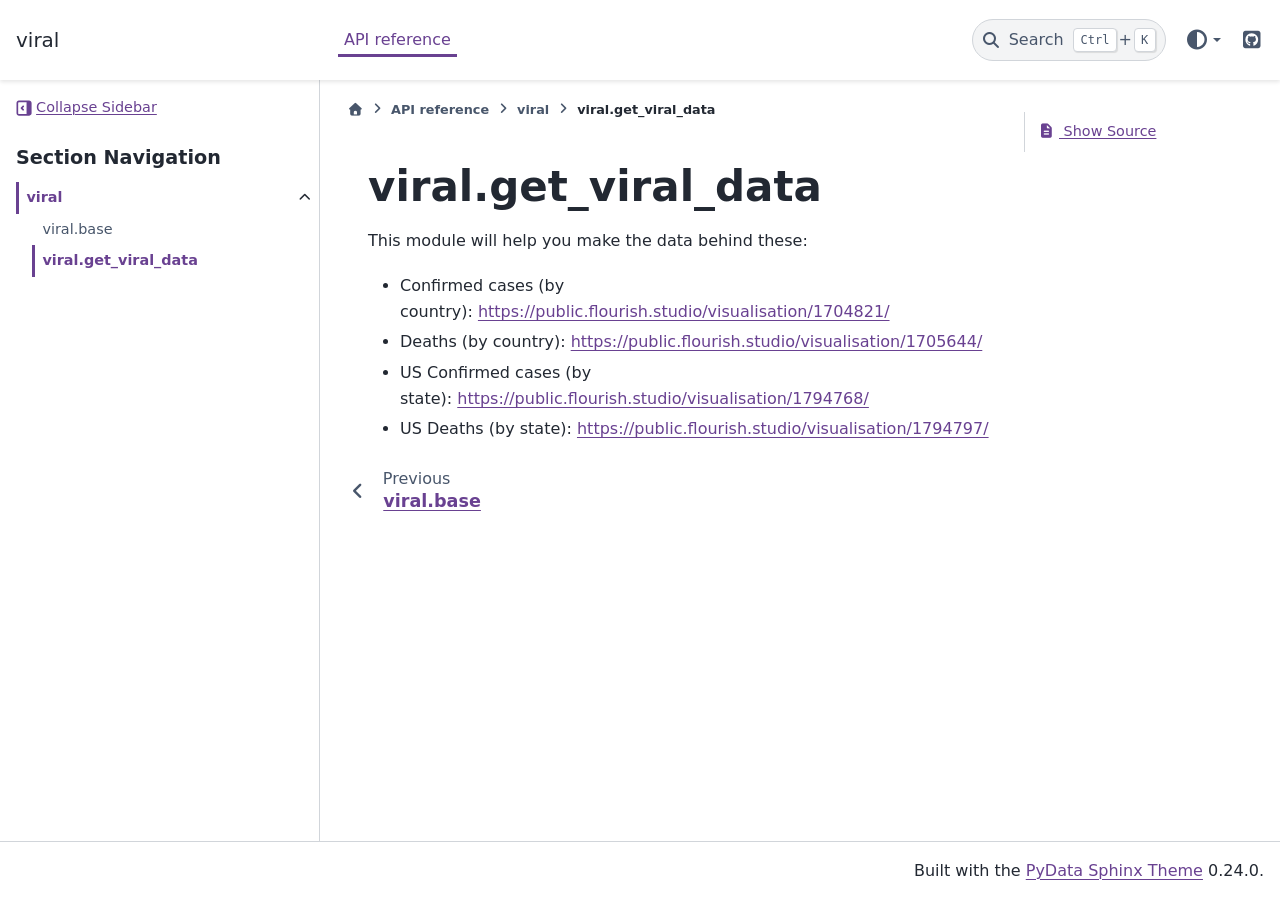
<file: _autosummary/viral.get_viral_data.html>
<!DOCTYPE html>


<html lang="en" data-content_root="../" >

  <head>
    <meta charset="utf-8" />
    <meta name="viewport" content="width=device-width, initial-scale=1.0" /><meta name="viewport" content="width=device-width, initial-scale=1" />

<link rel="alternate" type="text/markdown" href="viral.get_viral_data.html.md">
<link rel="describedby" href="../llms.txt" type="text/markdown">
<link rel="alternate" type="text/markdown" href="viral.get_viral_data.html.md">
<link rel="describedby" href="llms.txt">
    <title>viral.get_viral_data &#8212; viral</title>
  
  
  
  <script data-cfasync="false">
    document.documentElement.dataset.mode = localStorage.getItem("mode") || "";
    document.documentElement.dataset.theme = localStorage.getItem("theme") || "";
  </script>
  <!--
    this give us a css class that will be invisible only if js is disabled
  -->
  <noscript>
    <style>
      .pst-js-only { display: none !important; }

    </style>
  </noscript>
  
  <!-- Loaded before other Sphinx assets -->
  <link href="../_static/styles/theme.css?digest=75c7c72ae941e8b558d8" rel="stylesheet" />
<link href="../_static/styles/pydata-sphinx-theme.css?digest=75c7c72ae941e8b558d8" rel="stylesheet" />

    <link rel="stylesheet" type="text/css" href="../_static/pygments.css?v=d75fae25" />
    <link rel="stylesheet" type="text/css" href="../_static/sphinx_autodoc_typehints.css?v=057ac668" />
    <link rel="stylesheet" type="text/css" href="../_static/copybutton.css?v=76b2166b" />
    <link rel="stylesheet" type="text/css" href="../_static/epythet.css?v=e4528f85" />
  
  <!-- So that users can add custom icons -->
  <script defer src="../_static/scripts/fontawesome.js?digest=75c7c72ae941e8b558d8"></script>
  <!-- Pre-loaded scripts that we'll load fully later -->
  <link rel="preload" as="script" href="../_static/scripts/bootstrap.js?digest=75c7c72ae941e8b558d8" />
<link rel="preload" as="script" href="../_static/scripts/pydata-sphinx-theme.js?digest=75c7c72ae941e8b558d8" />

    <script src="../_static/documentation_options.js?v=47de8214"></script>
    <script src="../_static/doctools.js?v=fd6eb6e6"></script>
    <script src="../_static/sphinx_highlight.js?v=6ffebe34"></script>
    <script src="../_static/clipboard.min.js?v=a7894cd8"></script>
    <script src="../_static/copybutton.js?v=fd10adb8"></script>
    <script>DOCUMENTATION_OPTIONS.pagename = '_autosummary/viral.get_viral_data';</script>
    <script>DOCUMENTATION_OPTIONS.search_as_you_type = false;</script>
    <link rel="index" title="Index" href="../genindex.html" />
    <link rel="search" title="Search" href="../search.html" />
    <link rel="prev" title="viral.base" href="viral.base.html" />
  <meta name="viewport" content="width=device-width, initial-scale=1"/>
  <meta name="color-scheme" content="light dark"/>
  <meta name="docsearch:language" content="en"/>
  <meta name="docsearch:version" content="0.0.3" />
  
    
    <script src="../_static/searchtools.js"></script>
    <script src="../_static/language_data.js"></script>
    <script src="../searchindex.js"></script>
  
  </head>
  <body data-default-mode="">
  
  
  <div id="pst-skip-link" class="skip-link d-print-none"><a href="#main-content">Skip to main content</a></div>

  
  <div id="pst-scroll-pixel-helper"></div>
  
  <button type="button" class="btn rounded-pill" id="pst-back-to-top">
    <i class="fa-solid fa-arrow-up"></i>Back to top</button>
  
  
  
  
  <dialog id="pst-search-dialog">
    
<form class="bd-search d-flex align-items-center"
      action="../search.html"
      method="get">
  <i class="fa-solid fa-magnifying-glass"></i>
  <input type="search"
         class="form-control"
         name="q"
         placeholder="Search the docs ..."
         aria-label="Search the docs ..."
         autocomplete="off"
         autocorrect="off"
         autocapitalize="off"
         spellcheck="false"/>
  <span class="search-button__kbd-shortcut"><kbd class="kbd-shortcut__modifier">Ctrl</kbd>+<kbd>K</kbd></span>
</form>
  </dialog>

  <div class="pst-async-banner-revealer d-none">
  <aside id="bd-header-version-warning" class="d-none d-print-none" aria-label="Version warning"></aside>
</div>

  
    <header id="pst-header" class="bd-header navbar navbar-expand-lg bd-navbar d-print-none">
<div class="bd-header__inner bd-page-width">
  <button type="button" class="pst-navbar-icon sidebar-toggle primary-toggle" aria-label="Site navigation" aria-expanded="false" aria-controls="pst-primary-sidebar-modal">
    <span class="fa-solid fa-bars"></span>
  </button>
  
  
  <div class="col-lg-3 navbar-header-items__start">
    
      <div class="navbar-item">

  
    
  

<a class="navbar-brand logo" href="../index.html">
  
  
  
  
  
  
    <p class="title logo__title">viral</p>
  
</a></div>
    
  </div>
  
  <div class="col-lg-9 navbar-header-items">
    
    <div class="me-auto navbar-header-items__center">
      
        <div class="navbar-item">
<nav>
  <ul class="bd-navbar-elements navbar-nav">
    
<li class="nav-item current active">
  <a class="nav-link nav-internal" href="../api.html">
    API reference
  </a>
</li>

  </ul>
</nav></div>
      
    </div>
    
    
    <div class="navbar-header-items__end">
      
        <div class="navbar-item navbar-persistent--container">
          

<button type="button" class="btn search-button-field search-button__button pst-js-only" title="Search" aria-label="Search" data-bs-placement="bottom" data-bs-toggle="tooltip">
 <i class="fa-solid fa-magnifying-glass"></i>
 <span class="search-button__default-text">Search</span>
 <span class="search-button__kbd-shortcut"><kbd class="kbd-shortcut__modifier">Ctrl</kbd>+<kbd class="kbd-shortcut__modifier">K</kbd></span>
</button>
        </div>
      
      
        <div class="navbar-item">

<div class="theme-switch-container dropdown pst-js-only" data-bs-toggle="tooltip" data-bs-placement="bottom" title="Color mode">
  <button type="button" class="btn btn-sm nav-link pst-navbar-icon theme-switch-button dropdown-toggle" aria-label="Color mode" data-bs-toggle="dropdown">
    <i class="theme-switch fa-solid fa-sun fa-lg" data-mode="light" title="Light"></i>
    <i class="theme-switch fa-solid fa-moon fa-lg" data-mode="dark" title="Dark"></i>
    <i class="theme-switch fa-solid fa-circle-half-stroke fa-lg" data-mode="auto" title="System Settings"></i>
  </button>
  <ul class="dropdown-menu dropdown-menu-end">
    <li><button type="button" class="dropdown-item d-flex align-items-center theme-change-button" data-mode="auto"><i class="fa-solid fa-circle-half-stroke fa-lg me-1"></i>System Settings</button></li>
    <li><button type="button" class="dropdown-item d-flex align-items-center theme-change-button" data-mode="light"><i class="fa-solid fa-sun fa-lg me-1"></i>Light</button></li>
    <li><button type="button" class="dropdown-item d-flex align-items-center theme-change-button" data-mode="dark"><i class="fa-solid fa-moon fa-lg me-1"></i>Dark</button></li>
  </ul>
</div></div>
      
        <div class="navbar-item"><ul class="navbar-icon-links"
    aria-label="Icon Links">
        <li class="nav-item">
          
          
          
          
          
          
          
          
          <a href="https://github.com/thorwhalen/viral" title="GitHub" class="nav-link pst-navbar-icon" rel="noopener" target="_blank" data-bs-toggle="tooltip" data-bs-placement="bottom"><i class="fa-brands fa-square-github fa-lg" aria-hidden="true"></i><span class="visually-hidden">GitHub</span></a>
        </li>
</ul></div>
      
    </div>
    
  </div>
  
  
    <div class="navbar-persistent--mobile">

<button type="button" class="btn search-button-field search-button__button pst-js-only" title="Search" aria-label="Search" data-bs-placement="bottom" data-bs-toggle="tooltip">
 <i class="fa-solid fa-magnifying-glass"></i>
 <span class="search-button__default-text">Search</span>
 <span class="search-button__kbd-shortcut"><kbd class="kbd-shortcut__modifier">Ctrl</kbd>+<kbd class="kbd-shortcut__modifier">K</kbd></span>
</button>
    </div>
  

  
    <button type="button" class="pst-navbar-icon sidebar-toggle secondary-toggle" aria-label="On this page" aria-expanded="false" aria-controls="pst-secondary-sidebar-modal">
      <span class="fa-solid fa-outdent"></span>
    </button>
  
</div>

    </header>
  

  <div class="bd-container">
    <div class="bd-container__inner bd-page-width">
      
      
      
      <dialog id="pst-primary-sidebar-modal" tabindex="-1"></dialog>
      <div id="pst-primary-sidebar" class="bd-sidebar-primary bd-sidebar">
        

  
  <div class="sidebar-header-items sidebar-primary__section">
    
    
      <div class="sidebar-header-items__center">
        
          
          
            <div class="navbar-item">
<nav>
  <ul class="bd-navbar-elements navbar-nav">
    
<li class="nav-item current active">
  <a class="nav-link nav-internal" href="../api.html">
    API reference
  </a>
</li>

  </ul>
</nav></div>
          
        
      </div>
    
    
    
      <div class="sidebar-header-items__end">
        
          <div class="navbar-item">

<div class="theme-switch-container dropdown pst-js-only" data-bs-toggle="tooltip" data-bs-placement="bottom" title="Color mode">
  <button type="button" class="btn btn-sm nav-link pst-navbar-icon theme-switch-button dropdown-toggle" aria-label="Color mode" data-bs-toggle="dropdown">
    <i class="theme-switch fa-solid fa-sun fa-lg" data-mode="light" title="Light"></i>
    <i class="theme-switch fa-solid fa-moon fa-lg" data-mode="dark" title="Dark"></i>
    <i class="theme-switch fa-solid fa-circle-half-stroke fa-lg" data-mode="auto" title="System Settings"></i>
  </button>
  <ul class="dropdown-menu dropdown-menu-end">
    <li><button type="button" class="dropdown-item d-flex align-items-center theme-change-button" data-mode="auto"><i class="fa-solid fa-circle-half-stroke fa-lg me-1"></i>System Settings</button></li>
    <li><button type="button" class="dropdown-item d-flex align-items-center theme-change-button" data-mode="light"><i class="fa-solid fa-sun fa-lg me-1"></i>Light</button></li>
    <li><button type="button" class="dropdown-item d-flex align-items-center theme-change-button" data-mode="dark"><i class="fa-solid fa-moon fa-lg me-1"></i>Dark</button></li>
  </ul>
</div></div>
        
          <div class="navbar-item"><ul class="navbar-icon-links"
    aria-label="Icon Links">
        <li class="nav-item">
          
          
          
          
          
          
          
          
          <a href="https://github.com/thorwhalen/viral" title="GitHub" class="nav-link pst-navbar-icon" rel="noopener" target="_blank" data-bs-toggle="tooltip" data-bs-placement="bottom"><i class="fa-brands fa-square-github fa-lg" aria-hidden="true"></i><span class="visually-hidden">GitHub</span></a>
        </li>
</ul></div>
        
      </div>
    
  </div>
  
    <div class="sidebar-primary-items__start sidebar-primary__section">
        <div class="sidebar-primary-item pst-sidebar-collapse"><button type="button" id="pst-collapse-sidebar-button" aria-expanded="true" aria-controls="pst-primary-sidebar">
  <svg class="pst-icon" role="img" aria-hidden="true" focusable="false" viewBox="0 0 16 16" xmlns="http://www.w3.org/2000/svg">
    <path fill="currentColor" d="M3 15.5C2.36232 15.5 1.74874 15.2564 1.28478 14.8189C0.820828 14.3815 0.541576 13.7832 0.504167 13.1467L0.5 13L0.5 3C0.499965 2.36232 0.743605 1.74874 1.18107 1.28478C1.61854 0.820828 2.21676 0.541576 2.85333 0.504167L3 0.5L13 0.5C13.6377 0.499965 14.2513 0.743605 14.7152 1.18107C15.1792 1.61854 15.4584 2.21676 15.4958 2.85333L15.5 3L15.5 13C15.5 13.6377 15.2564 14.2513 14.8189 14.7152C14.3815 15.1792 13.7832 15.4584 13.1467 15.4958L13 15.5L3 15.5ZM3 13.8333L10.5 13.8333L10.5 2.16667L3 2.16667C2.79589 2.16669 2.59889 2.24163 2.44636 2.37726C2.29383 2.5129 2.19638 2.69979 2.1725 2.9025L2.16667 3L2.16667 13C2.16669 13.2041 2.24163 13.4011 2.37726 13.5536C2.5129 13.7062 2.69979 13.8036 2.9025 13.8275L3 13.8333ZM6.65583 10.325L6.5775 10.2558L4.91083 8.58917C4.76735 8.44567 4.68116 8.25476 4.66843 8.05223C4.65569 7.84971 4.71729 7.6495 4.84167 7.48917L4.91083 7.41083L6.5775 5.74417C6.72747 5.59471 6.9287 5.50794 7.14032 5.50148C7.35194 5.49502 7.55809 5.56935 7.7169 5.70937C7.8757 5.8494 7.97525 6.04463 7.99533 6.25539C8.01541 6.46616 7.95451 6.67667 7.825 6.84417L7.75583 6.9225L6.67917 8L7.75583 9.0775C7.89931 9.22099 7.98551 9.41191 7.99824 9.61443C8.01097 9.81695 7.94938 10.0172 7.825 10.1775L7.75583 10.2558C7.61234 10.3993 7.42142 10.4855 7.2189 10.4982C7.01638 10.511 6.81617 10.4494 6.65583 10.325Z"/>
  </svg>
  <span class="pst-collapse-sidebar-label">Collapse Sidebar</span>
  <span class="pst-expand-sidebar-label">Expand Sidebar</span>
</button></div>
        <div class="sidebar-primary-item">

<nav class="bd-docs-nav bd-links"
     aria-label="Section Navigation">
  <p class="bd-links__title" role="heading" aria-level="1">Section Navigation</p>
  <div class="bd-toc-item navbar-nav"><ul class="current nav bd-sidenav">
<li class="toctree-l1 current active has-children"><a class="reference internal" href="viral.html">viral</a><details open="open"><summary><span class="toctree-toggle" role="presentation"><i class="fa-solid fa-chevron-down"></i></span></summary><ul class="current">
<li class="toctree-l2"><a class="reference internal" href="viral.base.html">viral.base</a></li>
<li class="toctree-l2 current active"><a aria-current="page" class="current reference internal" href="#">viral.get_viral_data</a></li>
</ul>
</details></li>
</ul>
</div>
</nav></div>
    </div>
  
  
  <div class="sidebar-primary-items__end sidebar-primary__section">
      <div class="sidebar-primary-item">
<div id="ethical-ad-placement"
      class="flat"
      data-ea-publisher="readthedocs"
      data-ea-type="readthedocs-sidebar"
      data-ea-manual="true">
</div></div>
  </div>


      </div>
      
      <main id="main-content" class="bd-main" role="main">
        
        
          <div class="bd-content">
            <div class="bd-article-container">
              
              <div class="bd-header-article d-print-none">
<div class="header-article-items header-article__inner">
  
    <div class="header-article-items__start">
      
        <div class="header-article-item">

<nav aria-label="Breadcrumb" class="d-print-none">
  <ul class="bd-breadcrumbs">
    
    <li class="breadcrumb-item breadcrumb-home">
      <a href="../index.html" class="nav-link" aria-label="Home">
        <i class="fa-solid fa-house"></i>
      </a>
    </li>
    
    <li class="breadcrumb-item"><a href="../api.html" class="nav-link">API reference</a></li>
    
    
    <li class="breadcrumb-item"><a href="viral.html" class="nav-link">viral</a></li>
    
    <li class="breadcrumb-item active" aria-current="page"><span class="ellipsis">viral.get_viral_data</span></li>
  </ul>
</nav>
</div>
      
    </div>
  
  
</div>
</div>
              
              
              
                
<div id="searchbox"></div>
                <article class="bd-article">
                  
  <section id="module-viral.get_viral_data">
<span id="viral-get-viral-data"></span><h1>viral.get_viral_data<a class="headerlink" href="#module-viral.get_viral_data" title="Link to this heading">#</a></h1>
<p>This module will help you make the data behind these:</p>
<ul class="simple">
<li><p>Confirmed cases (by country): <a class="reference external" href="https://public.flourish.studio/visualisation/1704821/">https://public.flourish.studio/visualisation/1704821/</a></p></li>
<li><p>Deaths (by country): <a class="reference external" href="https://public.flourish.studio/visualisation/1705644/">https://public.flourish.studio/visualisation/1705644/</a></p></li>
<li><p>US Confirmed cases (by state): <a class="reference external" href="https://public.flourish.studio/visualisation/1794768/">https://public.flourish.studio/visualisation/1794768/</a></p></li>
<li><p>US Deaths (by state): <a class="reference external" href="https://public.flourish.studio/visualisation/1794797/">https://public.flourish.studio/visualisation/1794797/</a></p></li>
</ul>
</section>


                </article>
              
              
              
              
              
                <footer class="prev-next-footer d-print-none">
                  
<div class="prev-next-area">
    <a class="left-prev"
       href="viral.base.html"
       title="previous page">
      <i class="fa-solid fa-angle-left"></i>
      <div class="prev-next-info">
        <p class="prev-next-subtitle">previous</p>
        <p class="prev-next-title">viral.base</p>
      </div>
    </a>
</div>
                </footer>
              
            </div>
            
            
              
                <dialog id="pst-secondary-sidebar-modal" tabindex="-1"></dialog>
                <div id="pst-secondary-sidebar" class="bd-sidebar-secondary bd-toc"><div class="sidebar-secondary-items sidebar-secondary__inner">


  <div class="sidebar-secondary-item">

  <div class="tocsection sourcelink">
    <a href="../_sources/_autosummary/viral.get_viral_data.rst.txt">
      <i class="fa-solid fa-file-lines"></i> Show Source
    </a>
  </div>
</div>

</div></div>
              
            
          </div>
          <footer class="bd-footer-content">
            
          </footer>
        
      </main>
    </div>
  </div>
  
  <!-- Scripts loaded after <body> so the DOM is not blocked -->
  <script defer src="../_static/scripts/bootstrap.js?digest=75c7c72ae941e8b558d8"></script>
<script defer src="../_static/scripts/pydata-sphinx-theme.js?digest=75c7c72ae941e8b558d8"></script>

  <footer class="bd-footer">
<div class="bd-footer__inner bd-page-width">
  
  
  
    <div class="footer-items__end">
      
        <div class="footer-item">
<p class="theme-version">
  <!-- # L10n: Setting the PST URL as an argument as this does not need to be localized -->
  Built with the <a href="https://pydata-sphinx-theme.readthedocs.io/en/stable/index.html">PyData Sphinx Theme</a> 0.24.0.
</p></div>
      
    </div>
  
</div>

  </footer>
  </body>
</html>
</file>
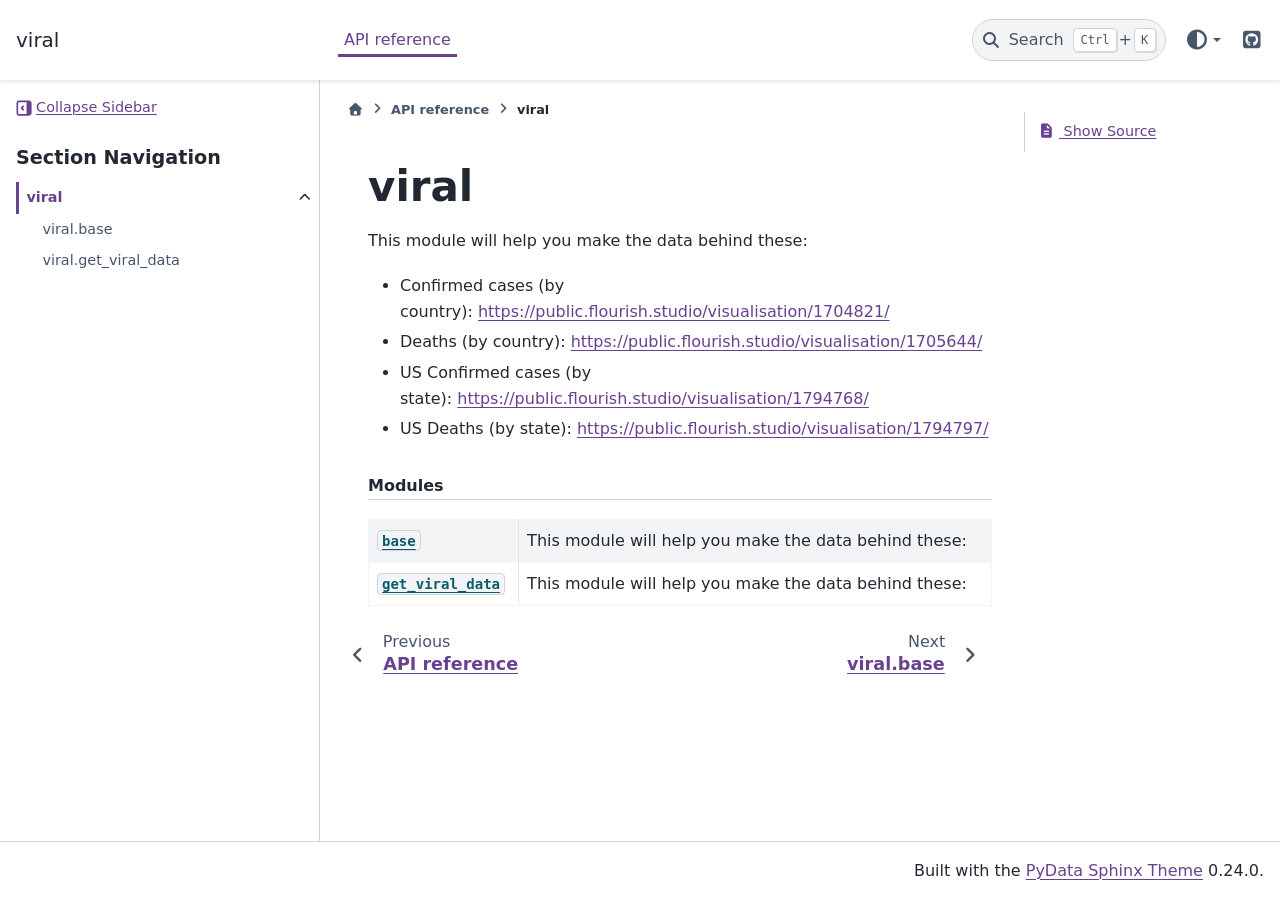
<file: _autosummary/viral.html>
<!DOCTYPE html>


<html lang="en" data-content_root="../" >

  <head>
    <meta charset="utf-8" />
    <meta name="viewport" content="width=device-width, initial-scale=1.0" /><meta name="viewport" content="width=device-width, initial-scale=1" />

<link rel="alternate" type="text/markdown" href="viral.html.md">
<link rel="describedby" href="../llms.txt" type="text/markdown">
<link rel="alternate" type="text/markdown" href="viral.html.md">
<link rel="describedby" href="llms.txt">
    <title>viral &#8212; viral</title>
  
  
  
  <script data-cfasync="false">
    document.documentElement.dataset.mode = localStorage.getItem("mode") || "";
    document.documentElement.dataset.theme = localStorage.getItem("theme") || "";
  </script>
  <!--
    this give us a css class that will be invisible only if js is disabled
  -->
  <noscript>
    <style>
      .pst-js-only { display: none !important; }

    </style>
  </noscript>
  
  <!-- Loaded before other Sphinx assets -->
  <link href="../_static/styles/theme.css?digest=75c7c72ae941e8b558d8" rel="stylesheet" />
<link href="../_static/styles/pydata-sphinx-theme.css?digest=75c7c72ae941e8b558d8" rel="stylesheet" />

    <link rel="stylesheet" type="text/css" href="../_static/pygments.css?v=d75fae25" />
    <link rel="stylesheet" type="text/css" href="../_static/sphinx_autodoc_typehints.css?v=057ac668" />
    <link rel="stylesheet" type="text/css" href="../_static/copybutton.css?v=76b2166b" />
    <link rel="stylesheet" type="text/css" href="../_static/epythet.css?v=e4528f85" />
  
  <!-- So that users can add custom icons -->
  <script defer src="../_static/scripts/fontawesome.js?digest=75c7c72ae941e8b558d8"></script>
  <!-- Pre-loaded scripts that we'll load fully later -->
  <link rel="preload" as="script" href="../_static/scripts/bootstrap.js?digest=75c7c72ae941e8b558d8" />
<link rel="preload" as="script" href="../_static/scripts/pydata-sphinx-theme.js?digest=75c7c72ae941e8b558d8" />

    <script src="../_static/documentation_options.js?v=47de8214"></script>
    <script src="../_static/doctools.js?v=fd6eb6e6"></script>
    <script src="../_static/sphinx_highlight.js?v=6ffebe34"></script>
    <script src="../_static/clipboard.min.js?v=a7894cd8"></script>
    <script src="../_static/copybutton.js?v=fd10adb8"></script>
    <script>DOCUMENTATION_OPTIONS.pagename = '_autosummary/viral';</script>
    <script>DOCUMENTATION_OPTIONS.search_as_you_type = false;</script>
    <link rel="index" title="Index" href="../genindex.html" />
    <link rel="search" title="Search" href="../search.html" />
    <link rel="next" title="viral.base" href="viral.base.html" />
    <link rel="prev" title="API reference" href="../api.html" />
  <meta name="viewport" content="width=device-width, initial-scale=1"/>
  <meta name="color-scheme" content="light dark"/>
  <meta name="docsearch:language" content="en"/>
  <meta name="docsearch:version" content="0.0.3" />
  
    
    <script src="../_static/searchtools.js"></script>
    <script src="../_static/language_data.js"></script>
    <script src="../searchindex.js"></script>
  
  </head>
  <body data-default-mode="">
  
  
  <div id="pst-skip-link" class="skip-link d-print-none"><a href="#main-content">Skip to main content</a></div>

  
  <div id="pst-scroll-pixel-helper"></div>
  
  <button type="button" class="btn rounded-pill" id="pst-back-to-top">
    <i class="fa-solid fa-arrow-up"></i>Back to top</button>
  
  
  
  
  <dialog id="pst-search-dialog">
    
<form class="bd-search d-flex align-items-center"
      action="../search.html"
      method="get">
  <i class="fa-solid fa-magnifying-glass"></i>
  <input type="search"
         class="form-control"
         name="q"
         placeholder="Search the docs ..."
         aria-label="Search the docs ..."
         autocomplete="off"
         autocorrect="off"
         autocapitalize="off"
         spellcheck="false"/>
  <span class="search-button__kbd-shortcut"><kbd class="kbd-shortcut__modifier">Ctrl</kbd>+<kbd>K</kbd></span>
</form>
  </dialog>

  <div class="pst-async-banner-revealer d-none">
  <aside id="bd-header-version-warning" class="d-none d-print-none" aria-label="Version warning"></aside>
</div>

  
    <header id="pst-header" class="bd-header navbar navbar-expand-lg bd-navbar d-print-none">
<div class="bd-header__inner bd-page-width">
  <button type="button" class="pst-navbar-icon sidebar-toggle primary-toggle" aria-label="Site navigation" aria-expanded="false" aria-controls="pst-primary-sidebar-modal">
    <span class="fa-solid fa-bars"></span>
  </button>
  
  
  <div class="col-lg-3 navbar-header-items__start">
    
      <div class="navbar-item">

  
    
  

<a class="navbar-brand logo" href="../index.html">
  
  
  
  
  
  
    <p class="title logo__title">viral</p>
  
</a></div>
    
  </div>
  
  <div class="col-lg-9 navbar-header-items">
    
    <div class="me-auto navbar-header-items__center">
      
        <div class="navbar-item">
<nav>
  <ul class="bd-navbar-elements navbar-nav">
    
<li class="nav-item current active">
  <a class="nav-link nav-internal" href="../api.html">
    API reference
  </a>
</li>

  </ul>
</nav></div>
      
    </div>
    
    
    <div class="navbar-header-items__end">
      
        <div class="navbar-item navbar-persistent--container">
          

<button type="button" class="btn search-button-field search-button__button pst-js-only" title="Search" aria-label="Search" data-bs-placement="bottom" data-bs-toggle="tooltip">
 <i class="fa-solid fa-magnifying-glass"></i>
 <span class="search-button__default-text">Search</span>
 <span class="search-button__kbd-shortcut"><kbd class="kbd-shortcut__modifier">Ctrl</kbd>+<kbd class="kbd-shortcut__modifier">K</kbd></span>
</button>
        </div>
      
      
        <div class="navbar-item">

<div class="theme-switch-container dropdown pst-js-only" data-bs-toggle="tooltip" data-bs-placement="bottom" title="Color mode">
  <button type="button" class="btn btn-sm nav-link pst-navbar-icon theme-switch-button dropdown-toggle" aria-label="Color mode" data-bs-toggle="dropdown">
    <i class="theme-switch fa-solid fa-sun fa-lg" data-mode="light" title="Light"></i>
    <i class="theme-switch fa-solid fa-moon fa-lg" data-mode="dark" title="Dark"></i>
    <i class="theme-switch fa-solid fa-circle-half-stroke fa-lg" data-mode="auto" title="System Settings"></i>
  </button>
  <ul class="dropdown-menu dropdown-menu-end">
    <li><button type="button" class="dropdown-item d-flex align-items-center theme-change-button" data-mode="auto"><i class="fa-solid fa-circle-half-stroke fa-lg me-1"></i>System Settings</button></li>
    <li><button type="button" class="dropdown-item d-flex align-items-center theme-change-button" data-mode="light"><i class="fa-solid fa-sun fa-lg me-1"></i>Light</button></li>
    <li><button type="button" class="dropdown-item d-flex align-items-center theme-change-button" data-mode="dark"><i class="fa-solid fa-moon fa-lg me-1"></i>Dark</button></li>
  </ul>
</div></div>
      
        <div class="navbar-item"><ul class="navbar-icon-links"
    aria-label="Icon Links">
        <li class="nav-item">
          
          
          
          
          
          
          
          
          <a href="https://github.com/thorwhalen/viral" title="GitHub" class="nav-link pst-navbar-icon" rel="noopener" target="_blank" data-bs-toggle="tooltip" data-bs-placement="bottom"><i class="fa-brands fa-square-github fa-lg" aria-hidden="true"></i><span class="visually-hidden">GitHub</span></a>
        </li>
</ul></div>
      
    </div>
    
  </div>
  
  
    <div class="navbar-persistent--mobile">

<button type="button" class="btn search-button-field search-button__button pst-js-only" title="Search" aria-label="Search" data-bs-placement="bottom" data-bs-toggle="tooltip">
 <i class="fa-solid fa-magnifying-glass"></i>
 <span class="search-button__default-text">Search</span>
 <span class="search-button__kbd-shortcut"><kbd class="kbd-shortcut__modifier">Ctrl</kbd>+<kbd class="kbd-shortcut__modifier">K</kbd></span>
</button>
    </div>
  

  
    <button type="button" class="pst-navbar-icon sidebar-toggle secondary-toggle" aria-label="On this page" aria-expanded="false" aria-controls="pst-secondary-sidebar-modal">
      <span class="fa-solid fa-outdent"></span>
    </button>
  
</div>

    </header>
  

  <div class="bd-container">
    <div class="bd-container__inner bd-page-width">
      
      
      
      <dialog id="pst-primary-sidebar-modal" tabindex="-1"></dialog>
      <div id="pst-primary-sidebar" class="bd-sidebar-primary bd-sidebar">
        

  
  <div class="sidebar-header-items sidebar-primary__section">
    
    
      <div class="sidebar-header-items__center">
        
          
          
            <div class="navbar-item">
<nav>
  <ul class="bd-navbar-elements navbar-nav">
    
<li class="nav-item current active">
  <a class="nav-link nav-internal" href="../api.html">
    API reference
  </a>
</li>

  </ul>
</nav></div>
          
        
      </div>
    
    
    
      <div class="sidebar-header-items__end">
        
          <div class="navbar-item">

<div class="theme-switch-container dropdown pst-js-only" data-bs-toggle="tooltip" data-bs-placement="bottom" title="Color mode">
  <button type="button" class="btn btn-sm nav-link pst-navbar-icon theme-switch-button dropdown-toggle" aria-label="Color mode" data-bs-toggle="dropdown">
    <i class="theme-switch fa-solid fa-sun fa-lg" data-mode="light" title="Light"></i>
    <i class="theme-switch fa-solid fa-moon fa-lg" data-mode="dark" title="Dark"></i>
    <i class="theme-switch fa-solid fa-circle-half-stroke fa-lg" data-mode="auto" title="System Settings"></i>
  </button>
  <ul class="dropdown-menu dropdown-menu-end">
    <li><button type="button" class="dropdown-item d-flex align-items-center theme-change-button" data-mode="auto"><i class="fa-solid fa-circle-half-stroke fa-lg me-1"></i>System Settings</button></li>
    <li><button type="button" class="dropdown-item d-flex align-items-center theme-change-button" data-mode="light"><i class="fa-solid fa-sun fa-lg me-1"></i>Light</button></li>
    <li><button type="button" class="dropdown-item d-flex align-items-center theme-change-button" data-mode="dark"><i class="fa-solid fa-moon fa-lg me-1"></i>Dark</button></li>
  </ul>
</div></div>
        
          <div class="navbar-item"><ul class="navbar-icon-links"
    aria-label="Icon Links">
        <li class="nav-item">
          
          
          
          
          
          
          
          
          <a href="https://github.com/thorwhalen/viral" title="GitHub" class="nav-link pst-navbar-icon" rel="noopener" target="_blank" data-bs-toggle="tooltip" data-bs-placement="bottom"><i class="fa-brands fa-square-github fa-lg" aria-hidden="true"></i><span class="visually-hidden">GitHub</span></a>
        </li>
</ul></div>
        
      </div>
    
  </div>
  
    <div class="sidebar-primary-items__start sidebar-primary__section">
        <div class="sidebar-primary-item pst-sidebar-collapse"><button type="button" id="pst-collapse-sidebar-button" aria-expanded="true" aria-controls="pst-primary-sidebar">
  <svg class="pst-icon" role="img" aria-hidden="true" focusable="false" viewBox="0 0 16 16" xmlns="http://www.w3.org/2000/svg">
    <path fill="currentColor" d="M3 15.5C2.36232 15.5 1.74874 15.2564 1.28478 14.8189C0.820828 14.3815 0.541576 13.7832 0.504167 13.1467L0.5 13L0.5 3C0.499965 2.36232 0.743605 1.74874 1.18107 1.28478C1.61854 0.820828 2.21676 0.541576 2.85333 0.504167L3 0.5L13 0.5C13.6377 0.499965 14.2513 0.743605 14.7152 1.18107C15.1792 1.61854 15.4584 2.21676 15.4958 2.85333L15.5 3L15.5 13C15.5 13.6377 15.2564 14.2513 14.8189 14.7152C14.3815 15.1792 13.7832 15.4584 13.1467 15.4958L13 15.5L3 15.5ZM3 13.8333L10.5 13.8333L10.5 2.16667L3 2.16667C2.79589 2.16669 2.59889 2.24163 2.44636 2.37726C2.29383 2.5129 2.19638 2.69979 2.1725 2.9025L2.16667 3L2.16667 13C2.16669 13.2041 2.24163 13.4011 2.37726 13.5536C2.5129 13.7062 2.69979 13.8036 2.9025 13.8275L3 13.8333ZM6.65583 10.325L6.5775 10.2558L4.91083 8.58917C4.76735 8.44567 4.68116 8.25476 4.66843 8.05223C4.65569 7.84971 4.71729 7.6495 4.84167 7.48917L4.91083 7.41083L6.5775 5.74417C6.72747 5.59471 6.9287 5.50794 7.14032 5.50148C7.35194 5.49502 7.55809 5.56935 7.7169 5.70937C7.8757 5.8494 7.97525 6.04463 7.99533 6.25539C8.01541 6.46616 7.95451 6.67667 7.825 6.84417L7.75583 6.9225L6.67917 8L7.75583 9.0775C7.89931 9.22099 7.98551 9.41191 7.99824 9.61443C8.01097 9.81695 7.94938 10.0172 7.825 10.1775L7.75583 10.2558C7.61234 10.3993 7.42142 10.4855 7.2189 10.4982C7.01638 10.511 6.81617 10.4494 6.65583 10.325Z"/>
  </svg>
  <span class="pst-collapse-sidebar-label">Collapse Sidebar</span>
  <span class="pst-expand-sidebar-label">Expand Sidebar</span>
</button></div>
        <div class="sidebar-primary-item">

<nav class="bd-docs-nav bd-links"
     aria-label="Section Navigation">
  <p class="bd-links__title" role="heading" aria-level="1">Section Navigation</p>
  <div class="bd-toc-item navbar-nav"><ul class="current nav bd-sidenav">
<li class="toctree-l1 current active has-children"><a aria-current="page" class="current reference internal" href="#">viral</a><details open="open"><summary><span class="toctree-toggle" role="presentation"><i class="fa-solid fa-chevron-down"></i></span></summary><ul>
<li class="toctree-l2"><a class="reference internal" href="viral.base.html">viral.base</a></li>
<li class="toctree-l2"><a class="reference internal" href="viral.get_viral_data.html">viral.get_viral_data</a></li>
</ul>
</details></li>
</ul>
</div>
</nav></div>
    </div>
  
  
  <div class="sidebar-primary-items__end sidebar-primary__section">
      <div class="sidebar-primary-item">
<div id="ethical-ad-placement"
      class="flat"
      data-ea-publisher="readthedocs"
      data-ea-type="readthedocs-sidebar"
      data-ea-manual="true">
</div></div>
  </div>


      </div>
      
      <main id="main-content" class="bd-main" role="main">
        
        
          <div class="bd-content">
            <div class="bd-article-container">
              
              <div class="bd-header-article d-print-none">
<div class="header-article-items header-article__inner">
  
    <div class="header-article-items__start">
      
        <div class="header-article-item">

<nav aria-label="Breadcrumb" class="d-print-none">
  <ul class="bd-breadcrumbs">
    
    <li class="breadcrumb-item breadcrumb-home">
      <a href="../index.html" class="nav-link" aria-label="Home">
        <i class="fa-solid fa-house"></i>
      </a>
    </li>
    
    <li class="breadcrumb-item"><a href="../api.html" class="nav-link">API reference</a></li>
    
    <li class="breadcrumb-item active" aria-current="page"><span class="ellipsis">viral</span></li>
  </ul>
</nav>
</div>
      
    </div>
  
  
</div>
</div>
              
              
              
                
<div id="searchbox"></div>
                <article class="bd-article">
                  
  <section id="module-viral">
<span id="viral"></span><h1>viral<a class="headerlink" href="#module-viral" title="Link to this heading">#</a></h1>
<p>This module will help you make the data behind these:</p>
<ul class="simple">
<li><p>Confirmed cases (by country): <a class="reference external" href="https://public.flourish.studio/visualisation/1704821/">https://public.flourish.studio/visualisation/1704821/</a></p></li>
<li><p>Deaths (by country): <a class="reference external" href="https://public.flourish.studio/visualisation/1705644/">https://public.flourish.studio/visualisation/1705644/</a></p></li>
<li><p>US Confirmed cases (by state): <a class="reference external" href="https://public.flourish.studio/visualisation/1794768/">https://public.flourish.studio/visualisation/1794768/</a></p></li>
<li><p>US Deaths (by state): <a class="reference external" href="https://public.flourish.studio/visualisation/1794797/">https://public.flourish.studio/visualisation/1794797/</a></p></li>
</ul>
<p class="rubric">Modules</p>
<div class="pst-scrollable-table-container"><table class="autosummary longtable table">
<tbody>
<tr class="row-odd"><td><p><a class="reference internal" href="viral.base.html#module-viral.base" title="viral.base"><code class="xref py py-obj docutils literal notranslate"><span class="pre">base</span></code></a></p></td>
<td><p>This module will help you make the data behind these:</p></td>
</tr>
<tr class="row-even"><td><p><a class="reference internal" href="viral.get_viral_data.html#module-viral.get_viral_data" title="viral.get_viral_data"><code class="xref py py-obj docutils literal notranslate"><span class="pre">get_viral_data</span></code></a></p></td>
<td><p>This module will help you make the data behind these:</p></td>
</tr>
</tbody>
</table>
</div>
</section>


                </article>
              
              
              
              
              
                <footer class="prev-next-footer d-print-none">
                  
<div class="prev-next-area">
    <a class="left-prev"
       href="../api.html"
       title="previous page">
      <i class="fa-solid fa-angle-left"></i>
      <div class="prev-next-info">
        <p class="prev-next-subtitle">previous</p>
        <p class="prev-next-title">API reference</p>
      </div>
    </a>
    <a class="right-next"
       href="viral.base.html"
       title="next page">
      <div class="prev-next-info">
        <p class="prev-next-subtitle">next</p>
        <p class="prev-next-title">viral.base</p>
      </div>
      <i class="fa-solid fa-angle-right"></i>
    </a>
</div>
                </footer>
              
            </div>
            
            
              
                <dialog id="pst-secondary-sidebar-modal" tabindex="-1"></dialog>
                <div id="pst-secondary-sidebar" class="bd-sidebar-secondary bd-toc"><div class="sidebar-secondary-items sidebar-secondary__inner">


  <div class="sidebar-secondary-item">

  <div class="tocsection sourcelink">
    <a href="../_sources/_autosummary/viral.rst.txt">
      <i class="fa-solid fa-file-lines"></i> Show Source
    </a>
  </div>
</div>

</div></div>
              
            
          </div>
          <footer class="bd-footer-content">
            
          </footer>
        
      </main>
    </div>
  </div>
  
  <!-- Scripts loaded after <body> so the DOM is not blocked -->
  <script defer src="../_static/scripts/bootstrap.js?digest=75c7c72ae941e8b558d8"></script>
<script defer src="../_static/scripts/pydata-sphinx-theme.js?digest=75c7c72ae941e8b558d8"></script>

  <footer class="bd-footer">
<div class="bd-footer__inner bd-page-width">
  
  
  
    <div class="footer-items__end">
      
        <div class="footer-item">
<p class="theme-version">
  <!-- # L10n: Setting the PST URL as an argument as this does not need to be localized -->
  Built with the <a href="https://pydata-sphinx-theme.readthedocs.io/en/stable/index.html">PyData Sphinx Theme</a> 0.24.0.
</p></div>
      
    </div>
  
</div>

  </footer>
  </body>
</html>
</file>
<file: _static/styles/theme.css>
/* Provided by Sphinx's 'basic' theme, and included in the final set of assets */
@import "../basic.css";
</file>
<file: _static/pygments.css>
html[data-theme="light"] .highlight pre { line-height: 125%; }
html[data-theme="light"] .highlight td.linenos .normal { color: inherit; background-color: transparent; padding-left: 5px; padding-right: 5px; }
html[data-theme="light"] .highlight span.linenos { color: inherit; background-color: transparent; padding-left: 5px; padding-right: 5px; }
html[data-theme="light"] .highlight td.linenos .special { color: #000000; background-color: #ffffc0; padding-left: 5px; padding-right: 5px; }
html[data-theme="light"] .highlight span.linenos.special { color: #000000; background-color: #ffffc0; padding-left: 5px; padding-right: 5px; }
html[data-theme="light"] .highlight .hll { background-color: #fae4c2 }
html[data-theme="light"] .highlight { background: #fefefe; color: #080808 }
html[data-theme="light"] .highlight .c { color: #515151 } /* Comment */
html[data-theme="light"] .highlight .err { color: #A12236 } /* Error */
html[data-theme="light"] .highlight .k { color: #6730C5 } /* Keyword */
html[data-theme="light"] .highlight .l { color: #7F4707 } /* Literal */
html[data-theme="light"] .highlight .n { color: #080808 } /* Name */
html[data-theme="light"] .highlight .o { color: #00622F } /* Operator */
html[data-theme="light"] .highlight .p { color: #080808 } /* Punctuation */
html[data-theme="light"] .highlight .ch { color: #515151 } /* Comment.Hashbang */
html[data-theme="light"] .highlight .cm { color: #515151 } /* Comment.Multiline */
html[data-theme="light"] .highlight .cp { color: #515151 } /* Comment.Preproc */
html[data-theme="light"] .highlight .cpf { color: #515151 } /* Comment.PreprocFile */
html[data-theme="light"] .highlight .c1 { color: #515151 } /* Comment.Single */
html[data-theme="light"] .highlight .cs { color: #515151 } /* Comment.Special */
html[data-theme="light"] .highlight .gd { color: #005B82 } /* Generic.Deleted */
html[data-theme="light"] .highlight .ge { font-style: italic } /* Generic.Emph */
html[data-theme="light"] .highlight .gh { color: #005B82 } /* Generic.Heading */
html[data-theme="light"] .highlight .gs { font-weight: bold } /* Generic.Strong */
html[data-theme="light"] .highlight .gu { color: #005B82 } /* Generic.Subheading */
html[data-theme="light"] .highlight .kc { color: #6730C5 } /* Keyword.Constant */
html[data-theme="light"] .highlight .kd { color: #6730C5 } /* Keyword.Declaration */
html[data-theme="light"] .highlight .kn { color: #6730C5 } /* Keyword.Namespace */
html[data-theme="light"] .highlight .kp { color: #6730C5 } /* Keyword.Pseudo */
html[data-theme="light"] .highlight .kr { color: #6730C5 } /* Keyword.Reserved */
html[data-theme="light"] .highlight .kt { color: #7F4707 } /* Keyword.Type */
html[data-theme="light"] .highlight .ld { color: #7F4707 } /* Literal.Date */
html[data-theme="light"] .highlight .m { color: #7F4707 } /* Literal.Number */
html[data-theme="light"] .highlight .s { color: #00622F } /* Literal.String */
html[data-theme="light"] .highlight .na { color: #912583 } /* Name.Attribute */
html[data-theme="light"] .highlight .nb { color: #7F4707 } /* Name.Builtin */
html[data-theme="light"] .highlight .nc { color: #005B82 } /* Name.Class */
html[data-theme="light"] .highlight .no { color: #005B82 } /* Name.Constant */
html[data-theme="light"] .highlight .nd { color: #7F4707 } /* Name.Decorator */
html[data-theme="light"] .highlight .ni { color: #00622F } /* Name.Entity */
html[data-theme="light"] .highlight .ne { color: #6730C5 } /* Name.Exception */
html[data-theme="light"] .highlight .nf { color: #005B82 } /* Name.Function */
html[data-theme="light"] .highlight .nl { color: #7F4707 } /* Name.Label */
html[data-theme="light"] .highlight .nn { color: #080808 } /* Name.Namespace */
html[data-theme="light"] .highlight .nx { color: #080808 } /* Name.Other */
html[data-theme="light"] .highlight .py { color: #005B82 } /* Name.Property */
html[data-theme="light"] .highlight .nt { color: #005B82 } /* Name.Tag */
html[data-theme="light"] .highlight .nv { color: #A12236 } /* Name.Variable */
html[data-theme="light"] .highlight .ow { color: #6730C5 } /* Operator.Word */
html[data-theme="light"] .highlight .pm { color: #080808 } /* Punctuation.Marker */
html[data-theme="light"] .highlight .w { color: #080808 } /* Text.Whitespace */
html[data-theme="light"] .highlight .mb { color: #7F4707 } /* Literal.Number.Bin */
html[data-theme="light"] .highlight .mf { color: #7F4707 } /* Literal.Number.Float */
html[data-theme="light"] .highlight .mh { color: #7F4707 } /* Literal.Number.Hex */
html[data-theme="light"] .highlight .mi { color: #7F4707 } /* Literal.Number.Integer */
html[data-theme="light"] .highlight .mo { color: #7F4707 } /* Literal.Number.Oct */
html[data-theme="light"] .highlight .sa { color: #00622F } /* Literal.String.Affix */
html[data-theme="light"] .highlight .sb { color: #00622F } /* Literal.String.Backtick */
html[data-theme="light"] .highlight .sc { color: #00622F } /* Literal.String.Char */
html[data-theme="light"] .highlight .dl { color: #00622F } /* Literal.String.Delimiter */
html[data-theme="light"] .highlight .sd { color: #00622F } /* Literal.String.Doc */
html[data-theme="light"] .highlight .s2 { color: #00622F } /* Literal.String.Double */
html[data-theme="light"] .highlight .se { color: #00622F } /* Literal.String.Escape */
html[data-theme="light"] .highlight .sh { color: #00622F } /* Literal.String.Heredoc */
html[data-theme="light"] .highlight .si { color: #00622F } /* Literal.String.Interpol */
html[data-theme="light"] .highlight .sx { color: #00622F } /* Literal.String.Other */
html[data-theme="light"] .highlight .sr { color: #A12236 } /* Literal.String.Regex */
html[data-theme="light"] .highlight .s1 { color: #00622F } /* Literal.String.Single */
html[data-theme="light"] .highlight .ss { color: #005B82 } /* Literal.String.Symbol */
html[data-theme="light"] .highlight .bp { color: #7F4707 } /* Name.Builtin.Pseudo */
html[data-theme="light"] .highlight .fm { color: #005B82 } /* Name.Function.Magic */
html[data-theme="light"] .highlight .vc { color: #A12236 } /* Name.Variable.Class */
html[data-theme="light"] .highlight .vg { color: #A12236 } /* Name.Variable.Global */
html[data-theme="light"] .highlight .vi { color: #A12236 } /* Name.Variable.Instance */
html[data-theme="light"] .highlight .vm { color: #7F4707 } /* Name.Variable.Magic */
html[data-theme="light"] .highlight .il { color: #7F4707 } /* Literal.Number.Integer.Long */
html[data-theme="dark"] .highlight pre { line-height: 125%; }
html[data-theme="dark"] .highlight td.linenos .normal { color: inherit; background-color: transparent; padding-left: 5px; padding-right: 5px; }
html[data-theme="dark"] .highlight span.linenos { color: inherit; background-color: transparent; padding-left: 5px; padding-right: 5px; }
html[data-theme="dark"] .highlight td.linenos .special { color: #000000; background-color: #ffffc0; padding-left: 5px; padding-right: 5px; }
html[data-theme="dark"] .highlight span.linenos.special { color: #000000; background-color: #ffffc0; padding-left: 5px; padding-right: 5px; }
html[data-theme="dark"] .highlight .hll { background-color: #ffd9002e }
html[data-theme="dark"] .highlight { background: #2b2b2b; color: #F8F8F2 }
html[data-theme="dark"] .highlight .c { color: #FFD900 } /* Comment */
html[data-theme="dark"] .highlight .err { color: #FFA07A } /* Error */
html[data-theme="dark"] .highlight .k { color: #DCC6E0 } /* Keyword */
html[data-theme="dark"] .highlight .l { color: #FFD900 } /* Literal */
html[data-theme="dark"] .highlight .n { color: #F8F8F2 } /* Name */
html[data-theme="dark"] .highlight .o { color: #ABE338 } /* Operator */
html[data-theme="dark"] .highlight .p { color: #F8F8F2 } /* Punctuation */
html[data-theme="dark"] .highlight .ch { color: #FFD900 } /* Comment.Hashbang */
html[data-theme="dark"] .highlight .cm { color: #FFD900 } /* Comment.Multiline */
html[data-theme="dark"] .highlight .cp { color: #FFD900 } /* Comment.Preproc */
html[data-theme="dark"] .highlight .cpf { color: #FFD900 } /* Comment.PreprocFile */
html[data-theme="dark"] .highlight .c1 { color: #FFD900 } /* Comment.Single */
html[data-theme="dark"] .highlight .cs { color: #FFD900 } /* Comment.Special */
html[data-theme="dark"] .highlight .gd { color: #00E0E0 } /* Generic.Deleted */
html[data-theme="dark"] .highlight .ge { font-style: italic } /* Generic.Emph */
html[data-theme="dark"] .highlight .gh { color: #00E0E0 } /* Generic.Heading */
html[data-theme="dark"] .highlight .gs { font-weight: bold } /* Generic.Strong */
html[data-theme="dark"] .highlight .gu { color: #00E0E0 } /* Generic.Subheading */
html[data-theme="dark"] .highlight .kc { color: #DCC6E0 } /* Keyword.Constant */
html[data-theme="dark"] .highlight .kd { color: #DCC6E0 } /* Keyword.Declaration */
html[data-theme="dark"] .highlight .kn { color: #DCC6E0 } /* Keyword.Namespace */
html[data-theme="dark"] .highlight .kp { color: #DCC6E0 } /* Keyword.Pseudo */
html[data-theme="dark"] .highlight .kr { color: #DCC6E0 } /* Keyword.Reserved */
html[data-theme="dark"] .highlight .kt { color: #FFD900 } /* Keyword.Type */
html[data-theme="dark"] .highlight .ld { color: #FFD900 } /* Literal.Date */
html[data-theme="dark"] .highlight .m { color: #FFD900 } /* Literal.Number */
html[data-theme="dark"] .highlight .s { color: #ABE338 } /* Literal.String */
html[data-theme="dark"] .highlight .na { color: #FFD900 } /* Name.Attribute */
html[data-theme="dark"] .highlight .nb { color: #FFD900 } /* Name.Builtin */
html[data-theme="dark"] .highlight .nc { color: #00E0E0 } /* Name.Class */
html[data-theme="dark"] .highlight .no { color: #00E0E0 } /* Name.Constant */
html[data-theme="dark"] .highlight .nd { color: #FFD900 } /* Name.Decorator */
html[data-theme="dark"] .highlight .ni { color: #ABE338 } /* Name.Entity */
html[data-theme="dark"] .highlight .ne { color: #DCC6E0 } /* Name.Exception */
html[data-theme="dark"] .highlight .nf { color: #00E0E0 } /* Name.Function */
html[data-theme="dark"] .highlight .nl { color: #FFD900 } /* Name.Label */
html[data-theme="dark"] .highlight .nn { color: #F8F8F2 } /* Name.Namespace */
html[data-theme="dark"] .highlight .nx { color: #F8F8F2 } /* Name.Other */
html[data-theme="dark"] .highlight .py { color: #00E0E0 } /* Name.Property */
html[data-theme="dark"] .highlight .nt { color: #00E0E0 } /* Name.Tag */
html[data-theme="dark"] .highlight .nv { color: #FFA07A } /* Name.Variable */
html[data-theme="dark"] .highlight .ow { color: #DCC6E0 } /* Operator.Word */
html[data-theme="dark"] .highlight .pm { color: #F8F8F2 } /* Punctuation.Marker */
html[data-theme="dark"] .highlight .w { color: #F8F8F2 } /* Text.Whitespace */
html[data-theme="dark"] .highlight .mb { color: #FFD900 } /* Literal.Number.Bin */
html[data-theme="dark"] .highlight .mf { color: #FFD900 } /* Literal.Number.Float */
html[data-theme="dark"] .highlight .mh { color: #FFD900 } /* Literal.Number.Hex */
html[data-theme="dark"] .highlight .mi { color: #FFD900 } /* Literal.Number.Integer */
html[data-theme="dark"] .highlight .mo { color: #FFD900 } /* Literal.Number.Oct */
html[data-theme="dark"] .highlight .sa { color: #ABE338 } /* Literal.String.Affix */
html[data-theme="dark"] .highlight .sb { color: #ABE338 } /* Literal.String.Backtick */
html[data-theme="dark"] .highlight .sc { color: #ABE338 } /* Literal.String.Char */
html[data-theme="dark"] .highlight .dl { color: #ABE338 } /* Literal.String.Delimiter */
html[data-theme="dark"] .highlight .sd { color: #ABE338 } /* Literal.String.Doc */
html[data-theme="dark"] .highlight .s2 { color: #ABE338 } /* Literal.String.Double */
html[data-theme="dark"] .highlight .se { color: #ABE338 } /* Literal.String.Escape */
html[data-theme="dark"] .highlight .sh { color: #ABE338 } /* Literal.String.Heredoc */
html[data-theme="dark"] .highlight .si { color: #ABE338 } /* Literal.String.Interpol */
html[data-theme="dark"] .highlight .sx { color: #ABE338 } /* Literal.String.Other */
html[data-theme="dark"] .highlight .sr { color: #FFA07A } /* Literal.String.Regex */
html[data-theme="dark"] .highlight .s1 { color: #ABE338 } /* Literal.String.Single */
html[data-theme="dark"] .highlight .ss { color: #00E0E0 } /* Literal.String.Symbol */
html[data-theme="dark"] .highlight .bp { color: #FFD900 } /* Name.Builtin.Pseudo */
html[data-theme="dark"] .highlight .fm { color: #00E0E0 } /* Name.Function.Magic */
html[data-theme="dark"] .highlight .vc { color: #FFA07A } /* Name.Variable.Class */
html[data-theme="dark"] .highlight .vg { color: #FFA07A } /* Name.Variable.Global */
html[data-theme="dark"] .highlight .vi { color: #FFA07A } /* Name.Variable.Instance */
html[data-theme="dark"] .highlight .vm { color: #FFD900 } /* Name.Variable.Magic */
html[data-theme="dark"] .highlight .il { color: #FFD900 } /* Literal.Number.Integer.Long */
</file>
<file: _static/sphinx_autodoc_typehints.css>
/* a value in a type or a default sits in a `.highlight` scope only so the Pygments style colors its tokens; the block
   layout themes give `.highlight`, and the dark variant `body:not([data-theme="light"]) .highlight` furo generates,
   stays off it, hence the selector outweighing both */
html body .highlight.sphinx_autodoc_typehints-value {
  display: inline;
  width: auto;
  margin: 0;
  padding: 0;
  border: 0;
  border-radius: 0;
  background: none;
  color: inherit;
}
</file>
<file: _static/copybutton.css>
/* Copy buttons */
button.copybtn {
    position: absolute;
    display: flex;
    top: .3em;
    right: .3em;
    width: 1.7em;
    height: 1.7em;
	opacity: 0;
    transition: opacity 0.3s, border .3s, background-color .3s;
    user-select: none;
    padding: 0;
    border: none;
    outline: none;
    border-radius: 0.4em;
    /* The colors that GitHub uses */
    border: #1b1f2426 1px solid;
    background-color: #f6f8fa;
    color: #57606a;
}

button.copybtn.success {
    border-color: #22863a;
    color: #22863a;
}

button.copybtn svg {
    stroke: currentColor;
    width: 1.5em;
    height: 1.5em;
    padding: 0.1em;
}

div.highlight  {
    position: relative;
}

/* Show the copybutton */
.highlight:hover button.copybtn, button.copybtn.success {
	opacity: 1;
}

.highlight button.copybtn:hover {
    background-color: rgb(235, 235, 235);
}

.highlight button.copybtn:active {
    background-color: rgb(187, 187, 187);
}

/**
 * A minimal CSS-only tooltip copied from:
 *   https://codepen.io/mildrenben/pen/rVBrpK
 *
 * To use, write HTML like the following:
 *
 * <p class="o-tooltip--left" data-tooltip="Hey">Short</p>
 */
 .o-tooltip--left {
  position: relative;
 }

 .o-tooltip--left:after {
    opacity: 0;
    visibility: hidden;
    position: absolute;
    content: attr(data-tooltip);
    padding: .2em;
    font-size: .8em;
    left: -.2em;
    background: grey;
    color: white;
    white-space: nowrap;
    z-index: 2;
    border-radius: 2px;
    transform: translateX(-102%) translateY(0);
    transition: opacity 0.2s cubic-bezier(0.64, 0.09, 0.08, 1), transform 0.2s cubic-bezier(0.64, 0.09, 0.08, 1);
}

.o-tooltip--left:hover:after {
    display: block;
    opacity: 1;
    visibility: visible;
    transform: translateX(-100%) translateY(0);
    transition: opacity 0.2s cubic-bezier(0.64, 0.09, 0.08, 1), transform 0.2s cubic-bezier(0.64, 0.09, 0.08, 1);
    transition-delay: .5s;
}

/* By default the copy button shouldn't show up when printing a page */
@media print {
    button.copybtn {
        display: none;
    }
}
</file>
<file: _static/epythet.css>
html[data-theme="light"] {
  --pst-color-primary: #694191;
}
html[data-theme="dark"] {
  --pst-color-primary: #cba1fa;
}
</file>
